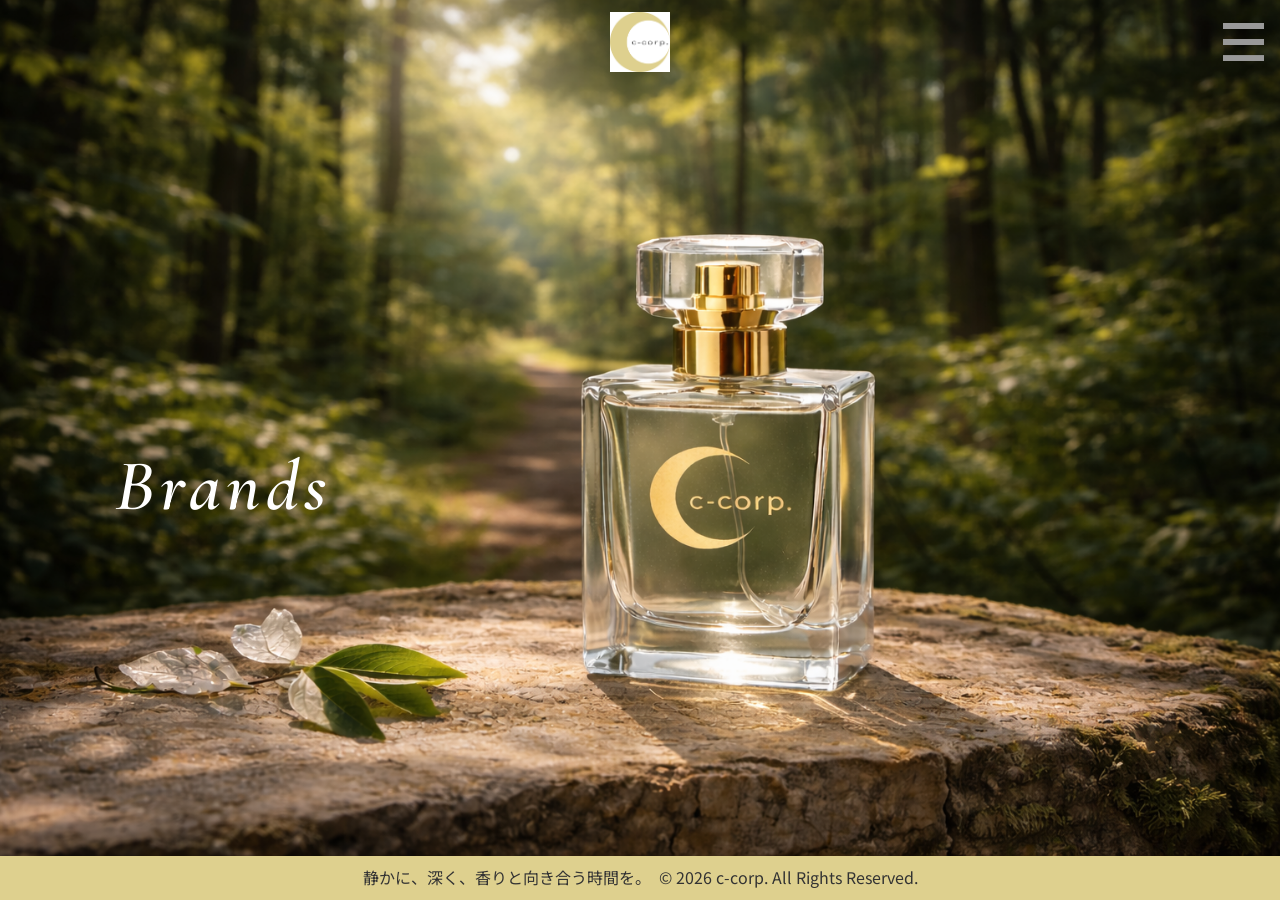
<file: index.html>
<!doctype html>
<html lang="ja">

<head>
    <meta charset="UTF-8" />
    <meta name="viewport" content="width=device-width, initial-scale=1.0" />
    <meta name="description" content="c-corp トップページ" />
    <title>c-corp</title>
    <link rel="preconnect" href="https://fonts.googleapis.com" />
    <link rel="preconnect" href="https://fonts.gstatic.com" crossorigin />
    <link
        href="https://fonts.googleapis.com/css2?family=Cormorant:ital,wght@0,600;1,600&family=Noto+Sans+JP:wght@400;500&display=swap"
        rel="stylesheet" />
    <link rel="stylesheet" href="style.css" />
    <style>
        :root {
            --footer-h: 44px;
        }

        * {
            box-sizing: border-box;
        }

        html,
        body {
            margin: 0;
            max-width: 100%;
            overflow-x: hidden;
        }

        .page {
            width: 100%;
            max-width: 1440px;
            margin: 0 auto;
            display: grid;
            grid-template-columns: 280px 1fr;
            min-height: 100vh;
        }

        .content {
            padding-bottom: 0;
        }

        .hero {
            position: relative;
            width: 100%;
            height: calc(100vh - var(--footer-h));
            min-height: 0;
            overflow: hidden;
        }

        .hero-slide {
            position: absolute;
            inset: 0;
            opacity: 0;
            transition: opacity 1.1s ease;
        }

        .hero-slide.is-active {
            opacity: 1;
        }

        .hero-slide img {
            width: 100%;
            height: 100%;
            object-fit: cover;
            display: block;
        }

        .hero-slide-link {
            position: absolute;
            inset: 0;
            z-index: 3;
            display: block;
            cursor: pointer;
        }

        .hero-overlay {
            position: absolute;
            left: 11%;
            bottom: 40%;
            z-index: 2;
            display: flex;
            flex-direction: column;
            align-items: flex-start;
            gap: 16px;
        }


        .hero-title {
            margin: 0;
            font-family: "Cormorant", serif;
            font-style: italic;
            font-weight: 600;
            font-size: 82px;
            letter-spacing: 0.08em;
            color: #ffffff;
            text-shadow: 0 2px 12px rgba(0, 0, 0, 0.5);
        }


        .footer-pc,
        .footer-sp {
            width: 100%;
            margin-top: 0;
            height: var(--footer-h);
            position: fixed;
            left: 0;
            right: 0;
            bottom: 0;
            z-index: 50;
            display: flex;
            align-items: center;
            justify-content: center;
            background: var(--corp);
        }

        .footer-sp {
            display: none;
        }

        @media (min-width: 1281px) {
            .page {
                display: block;
            }

            .content {
                width: min(1160px, calc(100vw - 280px));
                margin-left: max(280px, calc((100vw - 1440px) / 2 + 280px));
            }
        }

        @media (max-width: 1280px) {
            .page {
                display: block;
                width: 100%;
            }

            .content {
                width: 100%;
                margin-left: 0;
            }

            .sp-drawer {
                z-index: 4;
            }

            .sp-header {
                z-index: 3;
            }

            .hero-title {
                font-size: 72px;
            }

            .hero-overlay {
                left: 9%;
                bottom: 36%;
            }
        }

        @media (max-width: 900px) {
            :root {
                --footer-h: 64px;
            }

            .sp-header {
                top: 10px;
            }

            .hero-title {
                font-size: 58px;
            }

            .hero-overlay {
                left: 8%;
                bottom: 34%;
                gap: 12px;
            }

            .footer-pc,
            .footer-sp {
                margin-top: 0;
                height: var(--footer-h);
                min-height: 0;
                padding: 0 12px;
            }

            .footer-pc {
                display: none;
            }

            .footer-sp {
                display: flex;
            }
        }
    </style>
</head>

<body>
    <div class="page">
        <aside class="sidebar"></aside>

        <main class="content">
            <div class="sp-header"></div>
            <div class="sp-drawer" id="sp-drawer"></div>

            <section class="hero" aria-label="メインビジュアル">
                <div class="hero-slide is-active">
                    <a class="hero-slide-link" href="brands.html" aria-label="ブランドページへ"></a>
                    <img src="image/Brand_Top_1.png" alt="メインビジュアル1">
                    <div class="hero-overlay">
                        <p class="hero-title">Brands</p>
                    </div>
                </div>
                <div class="hero-slide">
                    <a class="hero-slide-link" href="workshop.html" aria-label="ワークショップページへ"></a>
                    <img src="image/Brand_Top_2.png" alt="メインビジュアル2">
                    <div class="hero-overlay">
                        <p class="hero-title">Workshop</p>
                    </div>
                </div>
                <div class="hero-slide">
                    <a class="hero-slide-link" href="magazine.html" aria-label="マガジンページへ"></a>
                    <img src="image/Brand_Top_3.png" alt="メインビジュアル3">
                    <div class="hero-overlay">
                        <p class="hero-title">Magazine</p>
                    </div>
                </div>
            </section>
        </main>
    </div>

    <footer class="footer-pc">
        <p>静かに、深く、香りと向き合う時間を。　© 2026 c-corp. All Rights Reserved.</p>
    </footer>
    <footer class="footer-sp">
        <p>静かに、深く、香りと向き合う時間を。<br>© 2026 c-corp. All Rights Reserved.</p>
    </footer>

    <script src="common-layout.js"></script>
    <script>
        (function () {
            var menuButton = document.querySelector(".sp-menu-btn");
            var drawer = document.querySelector(".sp-drawer");

            if (menuButton && drawer) {
                function isDrawerEnabled() {
                    return window.matchMedia("(max-width: 1280px)").matches;
                }

                function closeDrawer() {
                    drawer.classList.remove("is-open");
                    menuButton.setAttribute("aria-expanded", "false");
                }

                menuButton.addEventListener("click", function () {
                    if (!isDrawerEnabled()) return;
                    var willOpen = !drawer.classList.contains("is-open");
                    drawer.classList.toggle("is-open", willOpen);
                    menuButton.setAttribute("aria-expanded", willOpen ? "true" : "false");
                });

                document.addEventListener("click", function (event) {
                    if (!isDrawerEnabled()) return;
                    if (!drawer.classList.contains("is-open")) return;
                    if (drawer.contains(event.target) || menuButton.contains(event.target)) return;
                    closeDrawer();
                });

                window.addEventListener("resize", function () {
                    if (!isDrawerEnabled()) closeDrawer();
                });
            }
        })();

        (function () {
            var slides = document.querySelectorAll(".hero-slide");
            if (!slides.length) return;

            var index = 0;
            var intervalMs = 4500;

            function show(nextIndex) {
                slides[index].classList.remove("is-active");
                index = nextIndex;
                slides[index].classList.add("is-active");
            }

            setInterval(function () {
                var next = (index + 1) % slides.length;
                show(next);
            }, intervalMs);
        })();
    </script>
</body>

</html>
</file>
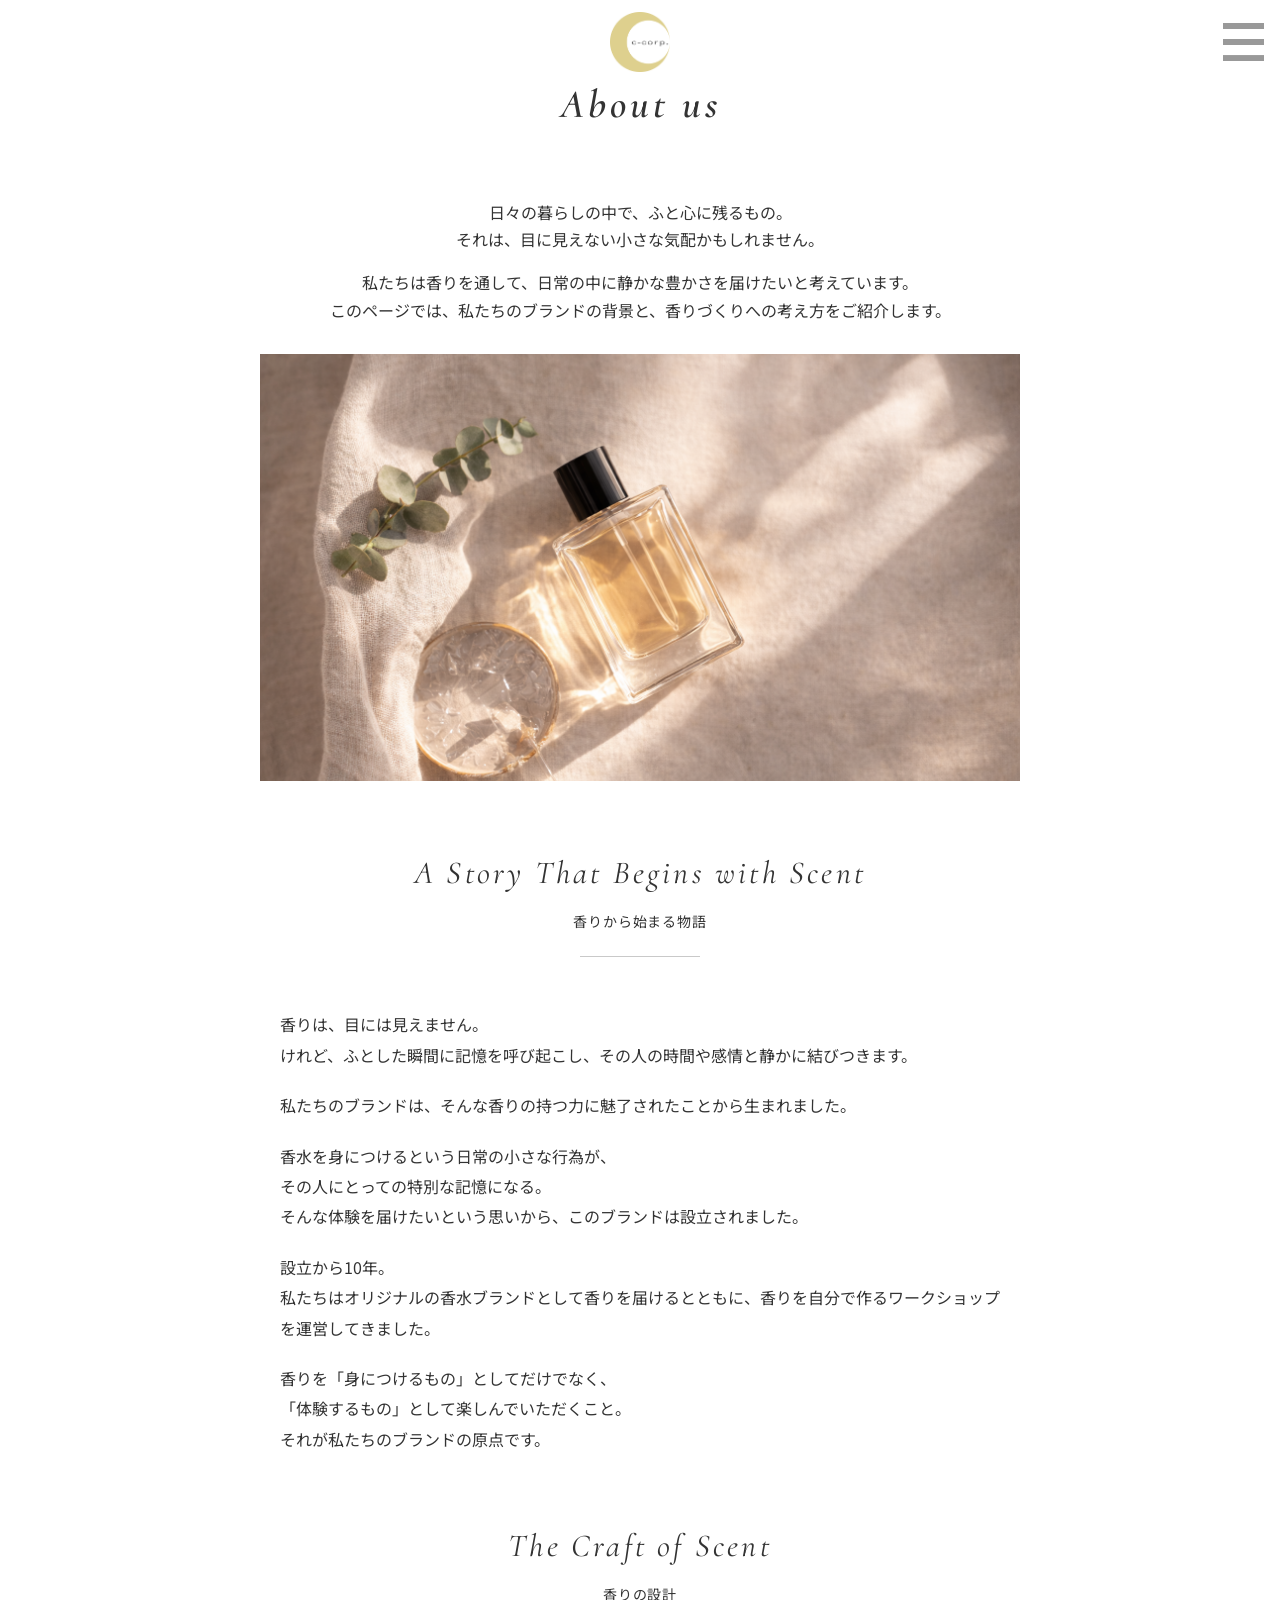
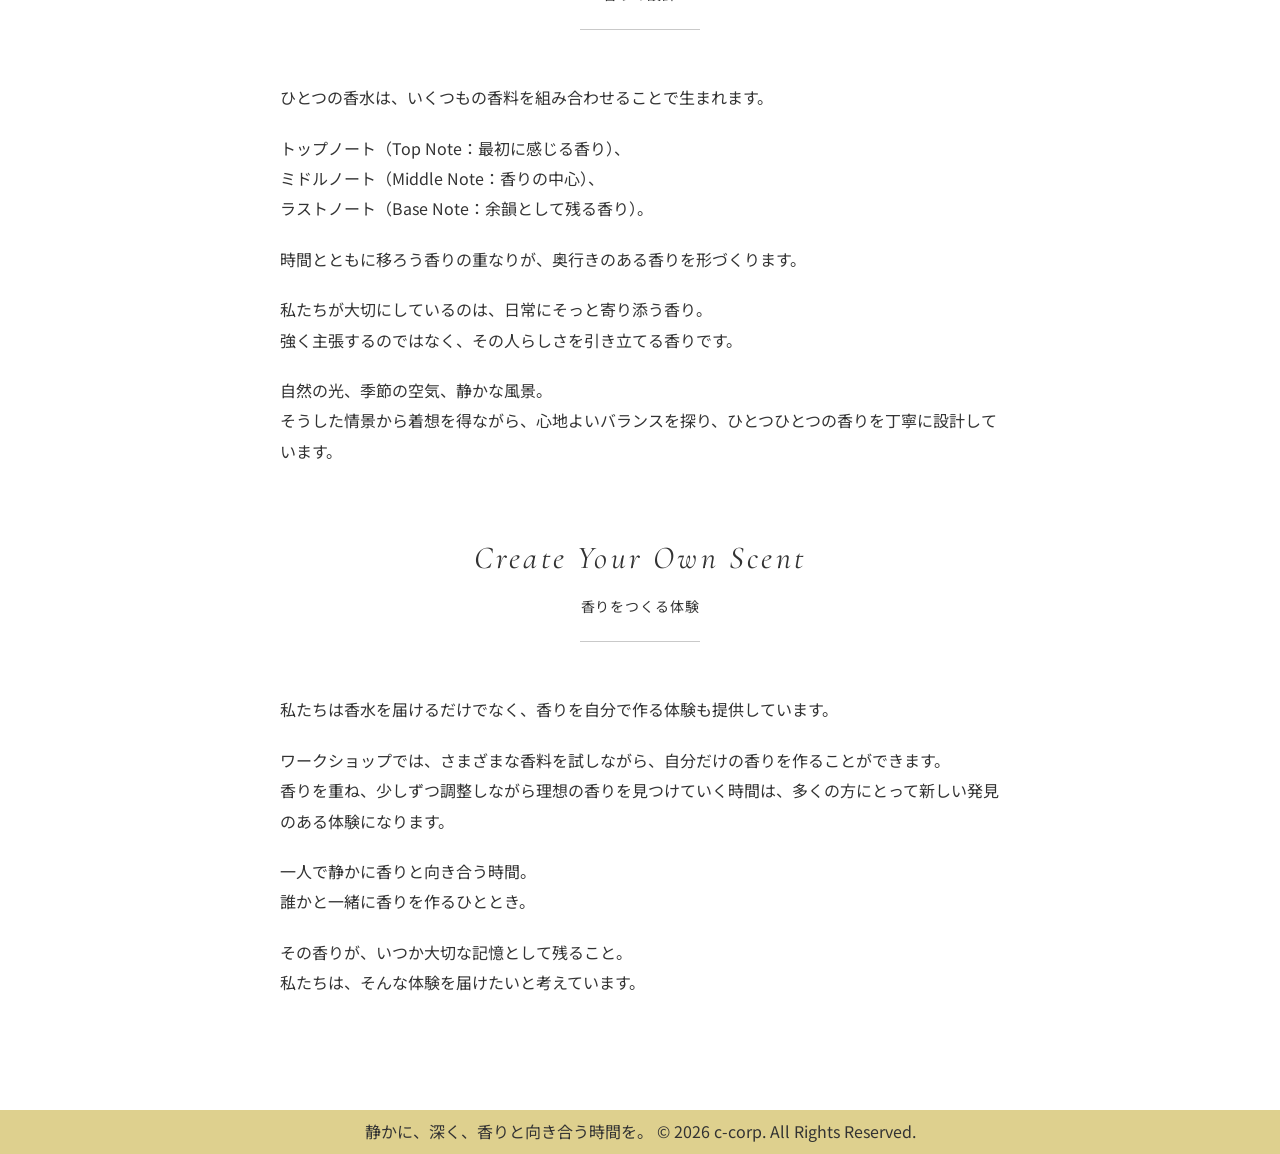
<file: about.html>
<!doctype html>
<html lang="ja">

<head>
    <meta charset="UTF-8" />
    <meta name="viewport" content="width=device-width, initial-scale=1.0" />
    <meta name="description" content="Workshop Top" />
    <title>Workshop Top - PC</title>
    <link rel="preconnect" href="https://fonts.googleapis.com" />
    <link rel="preconnect" href="https://fonts.gstatic.com" crossorigin />
    <link
        href="https://fonts.googleapis.com/css2?family=Cormorant:ital,wght@0,600;1,600&family=Noto+Sans+JP:wght@400;500&display=swap"
        rel="stylesheet" />
    <link rel="stylesheet" href="style.css" />
    <style>
        * {
            box-sizing: border-box;
        }

        body {
            margin: 0;
        }

        html,
        body {
            max-width: 100%;
            overflow-x: hidden;
        }

        .page {
            width: 100%;
            max-width: 1440px;
            margin: 0 auto;
            display: grid;
            grid-template-columns: 280px 1fr;
            min-height: 100vh;
        }

        .logo img {
            width: 100%;
            height: 100%;
            object-fit: contain;
        }

        .content {
            padding-bottom: 48px;
        }

        .lead-area {
            max-width: 760px;
            margin: 30px auto 62px;
            text-align: center;
        }

        .lead-area .intro-image {
            width: 100%;
            max-width: 760px;
            aspect-ratio: 16 / 9;
            object-fit: cover;
            margin: 30px auto 0;
        }

        .brands-wrap>section>h2::after {
            display: none;
        }

        .brands-wrap>section>h2 {
            font-family: "Cormorant", serif;
            font-style: italic;
            font-weight: 400;
            font-size: 2em;
            line-height: 1.4;
        }

        .brands-wrap>section>h2+p {
            margin: -20px 0 52px;
            text-align: center;
            font-size: 0.875em;
            line-height: 1.6;
            letter-spacing: 0.06em;
        }

        .brands-wrap>section>h2+p::after {
            content: "";
            display: block;
            width: 120px;
            margin: 24px auto 34px;
            border-top: 1px solid #c9c9c9;
        }

        .brands-wrap .feature>div {
            max-width: 760px;
            margin: 0 auto;
            padding: 0 20px;
        }

        .brands-wrap .feature p {
            margin: 0 0 1.25em;
            line-height: 1.9;
            text-align: left;
        }

        img {
            max-width: 100%;
            height: auto;
            display: block;
        }

        @media (min-width: 1281px) {
            .page {
                display: block;
            }

            .content {
                width: min(1160px, calc(100vw - 280px));
                margin-left: max(280px, calc((100vw - 1440px) / 2 + 280px));
            }
        }

        @media (max-width: 1280px) {
            .page {
                display: block;
                width: 100%;
            }

            .content {
                width: 100%;
                margin-left: 0;
            }

        }

        @media (max-width: 900px) {
            .page {
                display: block;
                width: 100%;
            }

            .content {
                width: 100%;
            }

            .brands-wrap {
                padding-top: 84px;
            }

            h2 {
                margin: 58px 0 26px;
            }


            body {
                line-height: 1.65;
            }

            .sp-header {
                top: 10px;
            }

        }
    </style>
</head>

<body>
    <div class="page">
        <aside class="sidebar"></aside>
        <main class="content">
            <div class="sp-header"></div>
            <div class="sp-drawer" id="sp-drawer"></div>

            <div class="brands-wrap">
                <section>
                    <h1>About us</h1>
                </section>
                <section class="lead-area">
                    <p>日々の暮らしの中で、ふと心に残るもの。<br>
                        それは、目に見えない小さな気配かもしれません。</p>

                    <p>私たちは香りを通して、日常の中に静かな豊かさを届けたいと考えています。<br>
                        このページでは、私たちのブランドの背景と、香りづくりへの考え方をご紹介します。</p>
                    <img class="intro-image" src="image/About.png" alt="香水のイメージ画像" />
                </section>
                <section>
                    <h2>A Story That Begins with Scent</h2>
                    <p>香りから始まる物語</p>
                    <section>
                        <article class="feature">
                            <div>
                                <p>香りは、目には見えません。<br>
                                    けれど、ふとした瞬間に記憶を呼び起こし、その人の時間や感情と静かに結びつきます。</p>

                                <p>私たちのブランドは、そんな香りの持つ力に魅了されたことから生まれました。</p>

                                <p>香水を身につけるという日常の小さな行為が、<br>
                                    その人にとっての特別な記憶になる。<br>
                                    そんな体験を届けたいという思いから、このブランドは設立されました。</p>

                                <p>設立から10年。<br>
                                    私たちはオリジナルの香水ブランドとして香りを届けるとともに、香りを自分で作るワークショップを運営してきました。</p>

                                <p>香りを「身につけるもの」としてだけでなく、<br>
                                    「体験するもの」として楽しんでいただくこと。<br>
                                    それが私たちのブランドの原点です。</p>
                            </div>
                        </article>
                    </section>
                </section>
                <section>
                    <h2>The Craft of Scent</h2>
                    <p>香りの設計</p>
                    <section>
                        <article class="feature">
                            <div>
                                <p>ひとつの香水は、いくつもの香料を組み合わせることで生まれます。</p>

                                <p>トップノート（Top Note：最初に感じる香り）、<br>
                                    ミドルノート（Middle Note：香りの中心）、<br>
                                    ラストノート（Base Note：余韻として残る香り）。</p>

                                <p>時間とともに移ろう香りの重なりが、奥行きのある香りを形づくります。</p>

                                <p>私たちが大切にしているのは、日常にそっと寄り添う香り。<br>
                                    強く主張するのではなく、その人らしさを引き立てる香りです。</p>

                                <p>自然の光、季節の空気、静かな風景。<br>
                                    そうした情景から着想を得ながら、心地よいバランスを探り、ひとつひとつの香りを丁寧に設計しています。</p>
                            </div>
                        </article>
                    </section>
                </section>
                <section>
                    <h2>Create Your Own Scent</h2>
                    <p>香りをつくる体験</p>
                    <section>
                        <article class="feature">
                            <div>
                                <p>私たちは香水を届けるだけでなく、香りを自分で作る体験も提供しています。</p>

                                <p>ワークショップでは、さまざまな香料を試しながら、自分だけの香りを作ることができます。<br>
                                    香りを重ね、少しずつ調整しながら理想の香りを見つけていく時間は、多くの方にとって新しい発見のある体験になります。</p>

                                <p>一人で静かに香りと向き合う時間。<br>
                                    誰かと一緒に香りを作るひととき。</p>

                                <p>その香りが、いつか大切な記憶として残ること。<br>
                                    私たちは、そんな体験を届けたいと考えています。</p>
                            </div>
                        </article>
                    </section>
                </section>
            </div>
        </main>
    </div>
    <footer class="footer-pc">
        <p>静かに、深く、香りと向き合う時間を。 © 2026 c-corp. All Rights Reserved.</p>
    </footer>
    <footer class="footer-sp">
        <p>静かに、深く、香りと向き合う時間を。<br>© 2026 c-corp. All Rights Reserved.</p>
    </footer>
    <script src="common-layout.js"></script>
    <script>
        (function () {
            var menuButton = document.querySelector(".sp-menu-btn");
            var drawer = document.querySelector(".sp-drawer");
            if (!menuButton || !drawer) return;
            function isSp() {
                return window.matchMedia("(max-width: 1280px)").matches;
            }
            function closeDrawer() {
                drawer.classList.remove("is-open");
                menuButton.setAttribute("aria-expanded", "false");
            }
            menuButton.addEventListener("click", function () {
                if (!isSp()) return;
                var willOpen = !drawer.classList.contains("is-open");
                drawer.classList.toggle("is-open", willOpen);
                menuButton.setAttribute("aria-expanded", willOpen ? "true" : "false");
            });
            document.addEventListener("click", function (event) {
                if (!isSp()) return;
                if (!drawer.classList.contains("is-open")) return;
                if (drawer.contains(event.target) || menuButton.contains(event.target)) return;
                closeDrawer();
            });
            window.addEventListener("resize", function () {
                if (!isSp()) {
                    closeDrawer();
                }
            });
        })();
    </script>
</body>

</html>
</file>
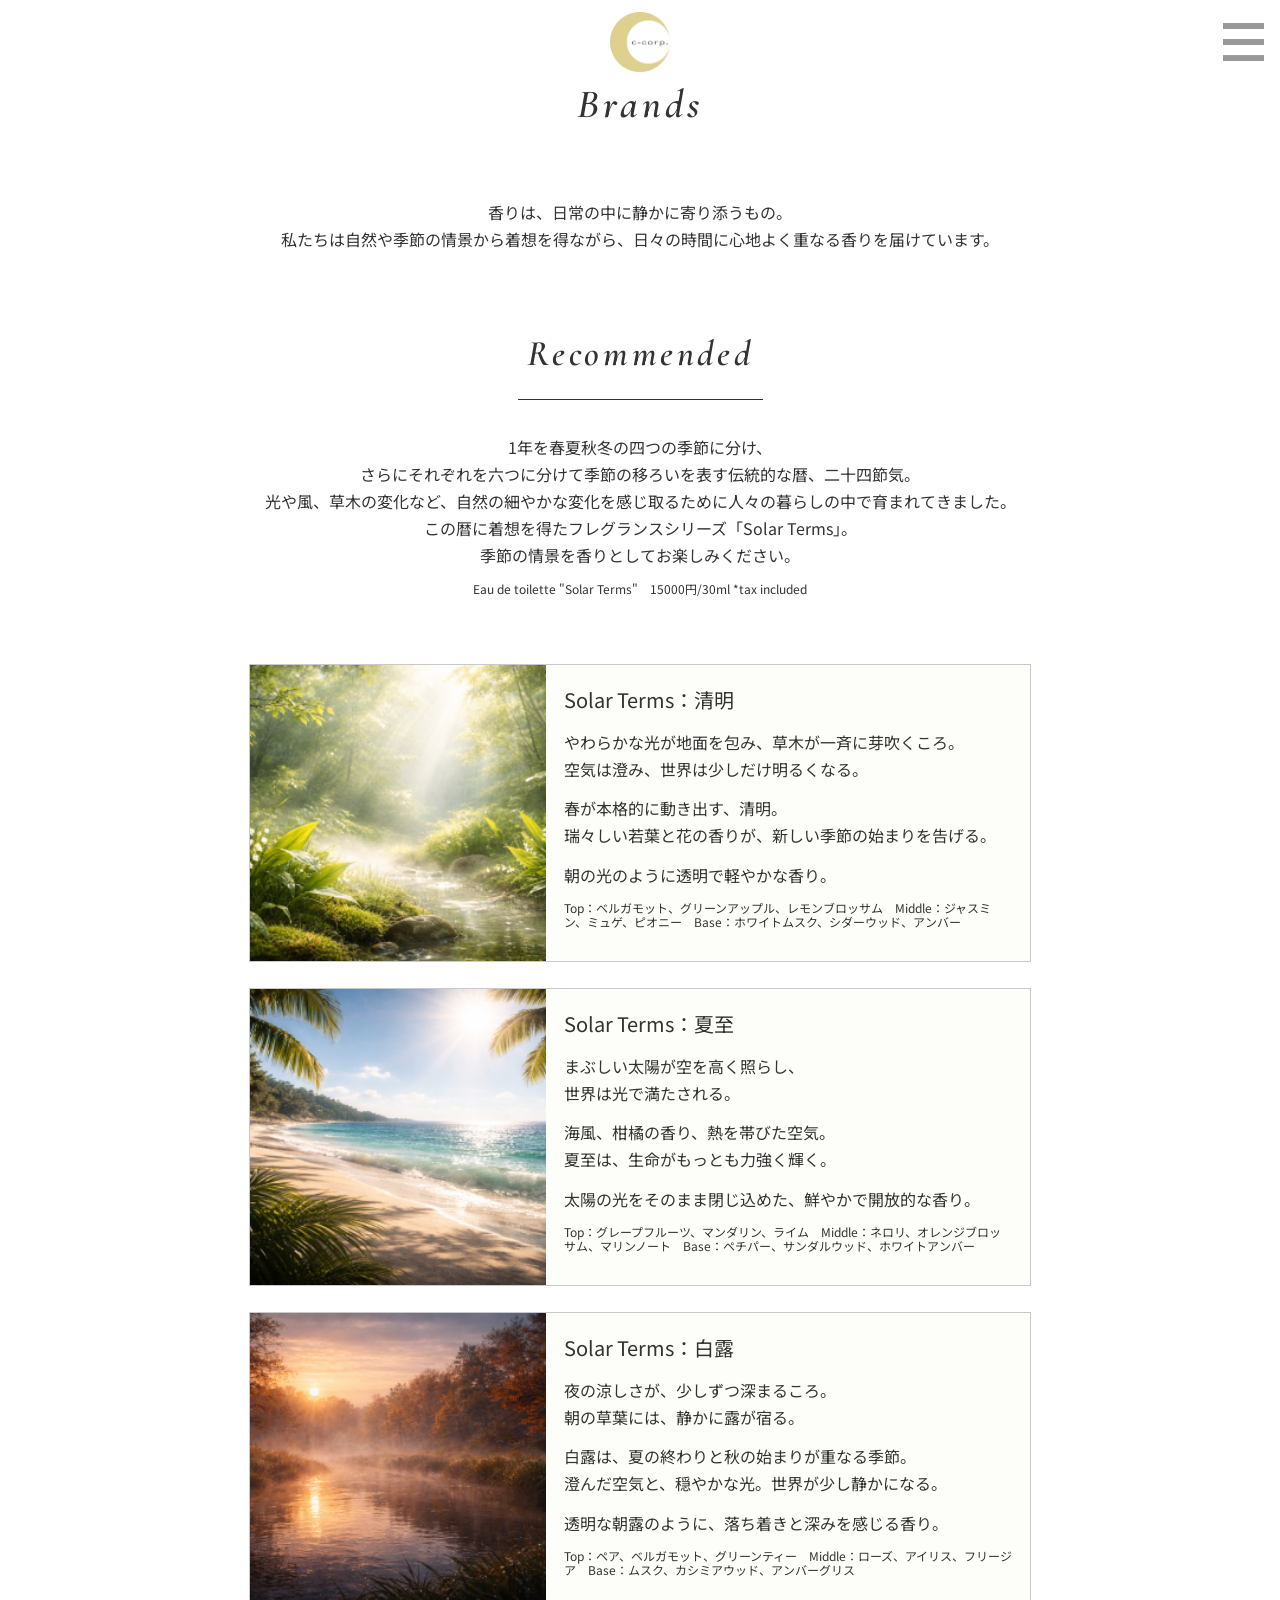
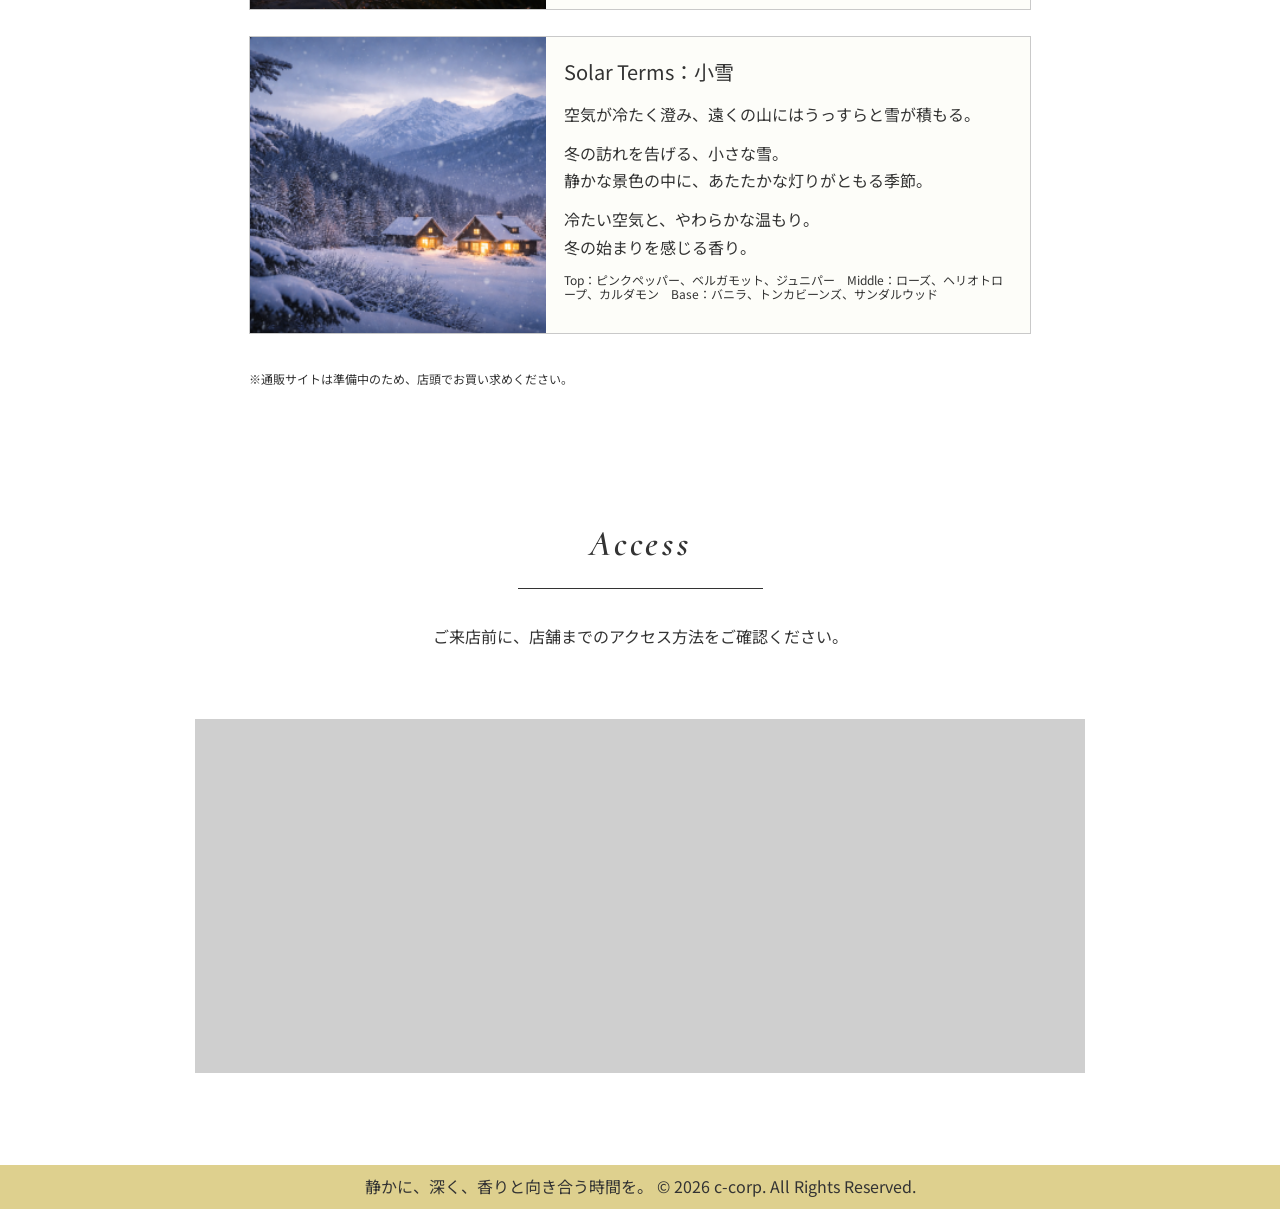
<file: brands.html>
<!doctype html>
<html lang="ja">

<head>
    <meta charset="UTF-8" />
    <meta name="viewport" content="width=device-width, initial-scale=1.0" />
    <meta name="description" content="Workshop Top" />
    <title>Workshop Top - PC</title>
    <link rel="preconnect" href="https://fonts.googleapis.com" />
    <link rel="preconnect" href="https://fonts.gstatic.com" crossorigin />
    <link
        href="https://fonts.googleapis.com/css2?family=Cormorant:ital,wght@0,600;1,600&family=Noto+Sans+JP:wght@400;500&display=swap"
        rel="stylesheet" />
    <link rel="stylesheet" href="style.css" />
    <style>
        * {
            box-sizing: border-box;
        }

        body {
            margin: 0;
        }

        html,
        body {
            max-width: 100%;
            overflow-x: hidden;
        }

        .page {
            width: 100%;
            max-width: 1440px;
            margin: 0 auto;
            display: grid;
            grid-template-columns: 280px 1fr;
            min-height: 100vh;
        }

        .logo img {
            width: 100%;
            height: 100%;
            object-fit: contain;
        }

        .content {
            padding-bottom: 48px;
        }

        .lead-area-pc,
        .lead-area-sp {
            max-width: 760px;
            margin: 30px auto 62px;
            text-align: center;
        }

        .lead-area-sp {
            display: none;
        }

        .h2-lead-area {
            max-width: 760px;
            margin: 34px auto 68px;
            text-align: center;
        }

        .img-placeholder {
            width: 250px;
            height: 250px;
            background: var(--placeholder);
            display: grid;
            place-items: center;
            letter-spacing: 0.06em;
            color: var(--text);
        }

        .brands-wrap .item-list {
            width: 100%;
            max-width: 782px;
            margin: 0 auto;
            display: grid;
            gap: 26px;
        }

        .brands-wrap .item-list>div {
            display: block;
            width: 782px;
            min-height: 296px;
            height: auto;
            padding: 0 18px 0 0;
            border: 1px solid var(--line);
            background: #fdfdf9;
        }

        .brands-wrap .item-list>div::after {
            content: "";
            display: block;
            clear: both;
        }

        .brands-wrap .item-list>div img {
            width: 296px;
            height: 296px;
            min-width: 296px;
            max-width: 296px;
            min-height: 296px;
            max-height: 296px;
            object-fit: cover;
            display: block;
            float: left;
            margin: 0 18px 0 0;
        }

        .brands-wrap .item-list>div p {
            margin: 0 0 12px;
        }

        .brands-wrap .item-list>div p:first-of-type {
            margin-top: 18px;
        }

        .brands-wrap .item-list>div p:last-of-type {
            margin-bottom: 10px;
        }

        .access {
            max-width: 920px;
            margin: 115px auto 0;
            text-align: center;
        }

        .access .img-placeholder {
            width: 100%;
            max-width: 890px;
            height: 354px;
            min-height: 0;
            margin-top: 16px;
            margin-left: auto;
            margin-right: auto;
        }

        .access .img-placeholder iframe {
            width: 100%;
            height: 100%;
            border: 0;
            display: block;
        }

        img {
            max-width: 100%;
            height: auto;
            display: block;
        }

        @media (min-width: 1281px) {
            .page {
                display: block;
            }

            .content {
                width: min(1160px, calc(100vw - 280px));
                margin-left: max(280px, calc((100vw - 1440px) / 2 + 280px));
            }
        }

        @media (max-width: 1280px) {
            .page {
                display: block;
                width: 100%;
            }

            .content {
                width: 100%;
                margin-left: 0;
            }

        }

        @media (max-width: 900px) {
            .page {
                display: block;
                width: 100%;
            }

            .content {
                width: 100%;
            }

            .brands-wrap {
                padding-top: 84px;
            }

            .lead-area-pc {
                display: none;
            }

            .lead-area-sp {
                display: block;
            }

            h2 {
                margin: 58px 0 26px;
            }

            .lead-area-sp {
                margin-bottom: 70px;
            }

            .lead-area-pc,
            .lead-area-sp,
            .h2-lead-area,
            .access .h2-lead-area {
                padding-left: 20px;
                padding-right: 20px;
            }

            .brands-wrap .item-list {
                width: 100%;
                max-width: 362px;
                gap: 40px;
            }

            .brands-wrap .item-list>div {
                width: 100%;
                max-width: 362px;
                margin: 0 auto;
                min-height: 0;
                height: auto;
                padding: 0 0 16px;
                overflow: hidden;
                text-align: left;
            }

            .brands-wrap .item-list>div img {
                width: 361px;
                min-width: 361px;
                max-width: 361px;
                height: 241px;
                min-height: 241px;
                max-height: 241px;
                margin: 0;
                float: none;
            }

            .brands-wrap .item-list>div p {
                margin: 0 0 12px;
                padding: 0 12px;
                box-sizing: border-box;
            }

            .brands-wrap .item-list>div p:last-of-type {
                margin-bottom: 0;
            }

            .brands-wrap .item-list>div p.copy:last-of-type {
                text-align: center;
            }

            .access {
                max-width: 920px;
                margin-top: 72px;
                text-align: center;
            }

            .access>h2 {
                margin: 65px 0 34px;
            }

            .access .img-placeholder {
                width: 100%;
                max-width: 890px;
                height: 230px;
                min-height: 0;
                margin-top: 47px;
                margin-left: auto;
                margin-right: auto;
                margin-bottom: 47px;
            }

            body {
                line-height: 1.65;
            }

            .sp-header {
                top: 10px;
            }

            .lead-area-pc,
            .lead-area-sp,
            .h2-lead-area {
                margin: 12px auto 26px;
            }

            .lead-area-sp {
                margin-bottom: 70px;
            }

            .access .img-placeholder {
                height: 190px;
            }
        }
    </style>
</head>

<body>
    <div class="page">
        <aside class="sidebar"></aside>
        <main class="content">
            <div class="sp-header"></div>
            <div class="sp-drawer" id="sp-drawer"></div>

            <div class="brands-wrap">
                <section>
                    <h1>Brands</h1>
                </section>
                <section class="lead-area-pc">
                    <p>香りは、日常の中に静かに寄り添うもの。<br>
                        私たちは自然や季節の情景から着想を得ながら、日々の時間に心地よく重なる香りを届けています。</p>
                </section>
                <section class="lead-area-sp">
                    <p>
                    <p>香りは、日常の中に静かに寄り添うもの。<br>
                        私たちは自然や季節の情景から着想を得ながら、日々の時間に心地よく重なる香りを届けています。</p>
                </section>
                <section>
                    <h2>Recommended</h2>
                    <div class="h2-lead-area">1年を春夏秋冬の四つの季節に分け、<br>
                        さらにそれぞれを六つに分けて季節の移ろいを表す伝統的な暦、二十四節気。<br>
                        光や風、草木の変化など、自然の細やかな変化を感じ取るために人々の暮らしの中で育まれてきました。<br>
                        この暦に着想を得たフレグランスシリーズ「Solar Terms」。<br>
                        季節の情景を香りとしてお楽しみください。<br>
                        <p class="notice">Eau de toilette "Solar Terms"　15000円/30ml *tax included</p>
                    </div>
                    <section>
                        <article class="item-list">
                            <div>
                                <img src="image/Spring.png" alt="Solar Terms：清明">
                                <p class="copy">Solar Terms：清明</p>
                                <p>やわらかな光が地面を包み、草木が一斉に芽吹くころ。<br>
                                    空気は澄み、世界は少しだけ明るくなる。</p>
                                <p>春が本格的に動き出す、清明。<br>
                                    瑞々しい若葉と花の香りが、新しい季節の始まりを告げる。</p>
                                <p>朝の光のように透明で軽やかな香り。</p>
                                <p class="notice">
                                    Top：ベルガモット、グリーンアップル、レモンブロッサム　Middle：ジャスミン、ミュゲ、ピオニー　Base：ホワイトムスク、シダーウッド、アンバー</p>
                            </div>
                            <div>
                                <img src="image/Summer.png" alt="Solar Terms：夏至">
                                <p class="copy">Solar Terms：夏至</p>
                                <p>まぶしい太陽が空を高く照らし、<br>
                                    世界は光で満たされる。</p>
                                <p>海風、柑橘の香り、熱を帯びた空気。<br>
                                    夏至は、生命がもっとも力強く輝く。</p>
                                <p>太陽の光をそのまま閉じ込めた、鮮やかで開放的な香り。</p>
                                <p class="notice">
                                    Top：グレープフルーツ、マンダリン、ライム　Middle：ネロリ、オレンジブロッサム、マリンノート　Base：ペチパー、サンダルウッド、ホワイトアンバー</p>
                            </div>
                            <div>
                                <img src="image/Autumn.png" alt="Solar Terms：白露">
                                <p class="copy">Solar Terms：白露</p>
                                <p>夜の涼しさが、少しずつ深まるころ。<br>
                                    朝の草葉には、静かに露が宿る。</p>
                                <p>白露は、夏の終わりと秋の始まりが重なる季節。<br>
                                    澄んだ空気と、穏やかな光。世界が少し静かになる。</p>
                                <p>透明な朝露のように、落ち着きと深みを感じる香り。</p>
                                <p class="notice">Top：ペア、ベルガモット、グリーンティー　Middle：ローズ、アイリス、フリージア　Base：ムスク、カシミアウッド、アンバーグリス
                                </p>
                            </div>
                            <div>
                                <img src="image/Winter.png" alt="Solar Terms：小雪">
                                <p class="copy">Solar Terms：小雪</p>
                                <p>空気が冷たく澄み、遠くの山にはうっすらと雪が積もる。</p>
                                <p>冬の訪れを告げる、小さな雪。<br>
                                    静かな景色の中に、あたたかな灯りがともる季節。</p>
                                <p>冷たい空気と、やわらかな温もり。<br>
                                    冬の始まりを感じる香り。</p>
                                <p class="notice">
                                    Top：ピンクペッパー、ベルガモット、ジュニパー　Middle：ローズ、ヘリオトロープ、カルダモン　Base：バニラ、トンカビーンズ、サンダルウッド</p>
                            </div>
                            <p class="notice">※通販サイトは準備中のため、店頭でお買い求めください。</p>
                        </article>
                    </section>
                </section>
                <section class="access">
                    <h2>Access</h2>
                    <section class="h2-lead-area">ご来店前に、店舗までのアクセス方法をご確認ください。</section>
                    <div class="img-placeholder">
                        <iframe
                            src="https://www.google.com/maps?q=%E3%80%92110-0015%20%E6%9D%B1%E4%BA%AC%E9%83%BD%E5%8F%B0%E6%9D%B1%E5%8C%BA%E6%9D%B1%E4%B8%8A%E9%87%8E%EF%BC%93%E4%B8%81%E7%9B%AE%EF%BC%91%EF%BC%95%E2%88%92%EF%BC%95%20%E6%9B%BD%E6%88%91%E3%83%93%E3%83%AB&output=embed"
                            loading="lazy" referrerpolicy="no-referrer-when-downgrade" title="Google Map"></iframe>
                    </div>
                </section>
            </div>
        </main>
    </div>
    <footer class="footer-pc">
        <p>静かに、深く、香りと向き合う時間を。 © 2026 c-corp. All Rights Reserved.</p>
    </footer>
    <footer class="footer-sp">
        <p>静かに、深く、香りと向き合う時間を。<br>© 2026 c-corp. All Rights Reserved.</p>
    </footer>
    <script src="common-layout.js"></script>
    <script>
        (function () {
            var menuButton = document.querySelector(".sp-menu-btn");
            var drawer = document.querySelector(".sp-drawer");
            if (!menuButton || !drawer) return;
            function isSp() {
                return window.matchMedia("(max-width: 1280px)").matches;
            }
            function closeDrawer() {
                drawer.classList.remove("is-open");
                menuButton.setAttribute("aria-expanded", "false");
            }
            menuButton.addEventListener("click", function () {
                if (!isSp()) return;
                var willOpen = !drawer.classList.contains("is-open");
                drawer.classList.toggle("is-open", willOpen);
                menuButton.setAttribute("aria-expanded", willOpen ? "true" : "false");
            });
            document.addEventListener("click", function (event) {
                if (!isSp()) return;
                if (!drawer.classList.contains("is-open")) return;
                if (drawer.contains(event.target) || menuButton.contains(event.target)) return;
                closeDrawer();
            });
            window.addEventListener("resize", function () {
                if (!isSp()) {
                    closeDrawer();
                }
            });
        })();
    </script>
</body>

</html>
</file>
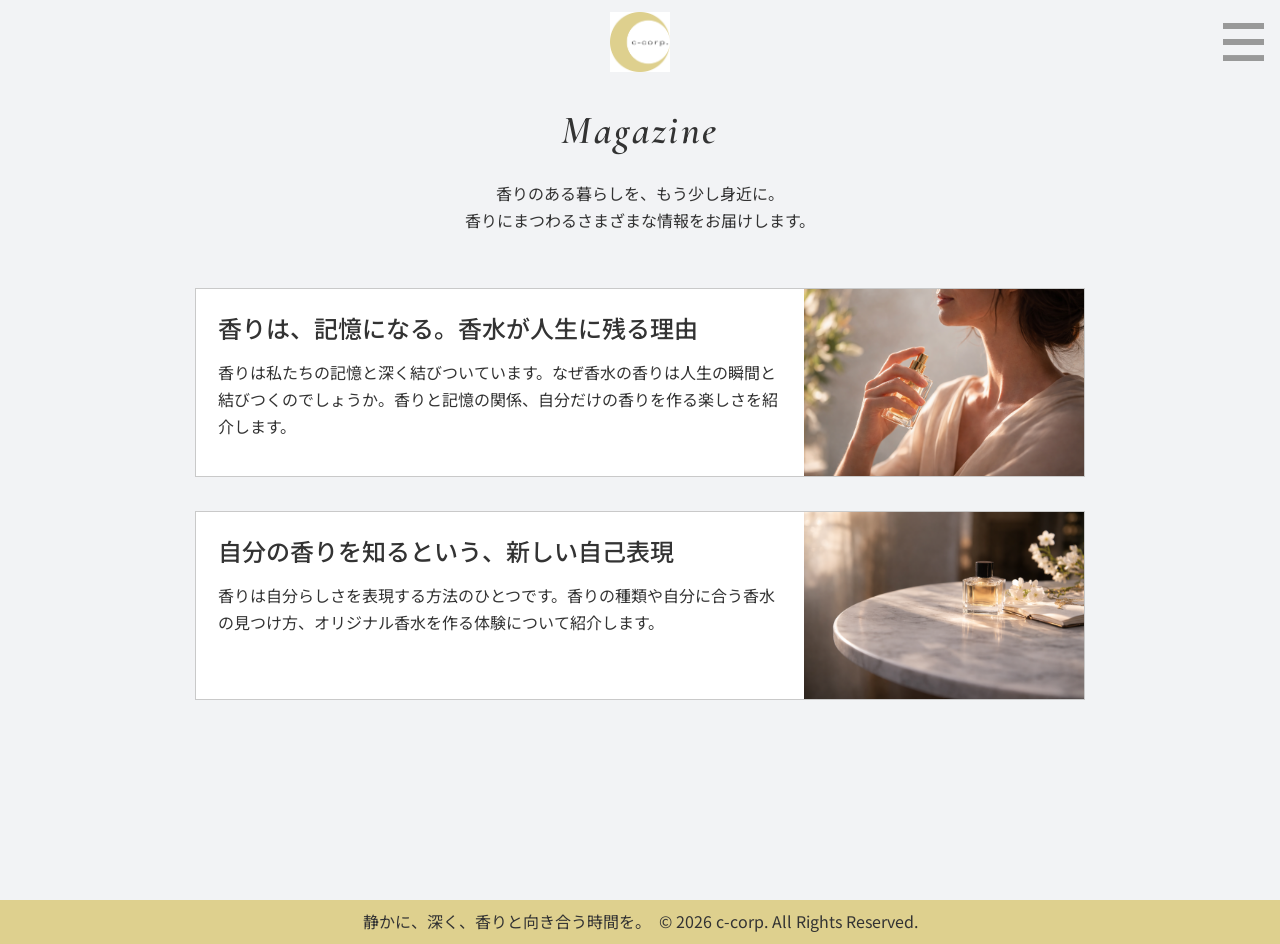
<file: magazine.html>
<!doctype html>
<html lang="ja">

<head>
  <meta charset="UTF-8" />
  <meta name="viewport" content="width=device-width, initial-scale=1.0" />
  <meta name="description" content="c-corp マガジン" />
  <title>Magazine - c-corp</title>
  <link rel="preconnect" href="https://fonts.googleapis.com" />
  <link rel="preconnect" href="https://fonts.gstatic.com" crossorigin />
  <link
    href="https://fonts.googleapis.com/css2?family=Cormorant:ital,wght@0,600;1,600&family=Noto+Sans+JP:wght@400;500&display=swap"
    rel="stylesheet" />
  <link rel="stylesheet" href="style.css" />
  <link rel="stylesheet" href="magazine.css" />
  <style>
    .magazine-wrap {
      width: min(890px, 100%);
      margin: 0 auto;
    }

    h2 {
      font-family: "Noto Sans JP", sans-serif;
      font-style: normal;
      font-weight: 400;
      letter-spacing: 0;
      text-align: left;
      margin: 0;
      color: var(--text);
    }

    h2::after {
      content: none;
      display: none;
    }

    .magazine-heading {
      text-align: center;
      margin-bottom: 54px;
    }

    .magazine-heading h1 {
      margin: 0;
      font-family: "Cormorant", serif;
      font-style: italic;
      font-weight: 600;
      font-size: 40px;
      letter-spacing: 0.06em;
    }

    .magazine-heading p {
      margin: 16px 0 0;
    }

    .article-list {
      display: grid;
      gap: 34px;
    }

    .article-card {
      display: grid;
      grid-template-columns: 1fr 280px;
      gap: 0;
      align-items: stretch;
      background: #ffffff;
      border: 1px solid var(--line);
      padding: 0;
    }

    .article-card>div {
      padding: 22px 24px 22px 22px;
    }

    .article-card-link {
      color: inherit;
      text-decoration: none;
      display: block;
    }

    .article-card-link .article-card {
      transition: box-shadow 0.2s ease, transform 0.2s ease;
    }

    .article-card-link:hover .article-card {
      box-shadow: 0 10px 24px rgba(0, 0, 0, 0.08);
      transform: translateY(-1px);
    }

    .article-card h2 {
      margin: 0;
      font-size: 24px;
      line-height: 1.4;
      font-weight: 500;
    }

    .article-card p {
      margin: 14px 0 0;
    }

    .article-card img {
      width: 100%;
      height: 100%;
      min-height: 180px;
      object-fit: cover;
      display: block;
    }

    @media (max-width: 900px) {
      .magazine-heading {
        margin-bottom: 38px;
      }

      .magazine-heading h1 {
        font-size: 36px;
      }

      .article-list {
        gap: 24px;
      }

      .article-card {
        grid-template-columns: 1fr;
        gap: 16px;
        padding: 16px;
      }

      .article-card>div {
        padding: 0;
      }

      .article-card img {
        width: 100%;
        height: auto;
        aspect-ratio: 16 / 10;
      }

      .article-card h2 {
        font-size: 22px;
      }

    }
  </style>
</head>

<body>
  <div class="page">
    <aside class="sidebar"></aside>

    <main class="content">
      <div class="sp-header"></div>
            <div class="sp-drawer" id="sp-drawer"></div>

            <div class="magazine-wrap">
        <section class="magazine-heading">
          <h1>Magazine</h1>
          <p>香りのある暮らしを、もう少し身近に。<br>
            香りにまつわるさまざまな情報をお届けします。</p>
        </section>

        <section class="article-list" aria-label="記事一覧">
          <a class="article-card-link" href="magazine/001.html">
            <article class="article-card">
              <div>
                <h2>香りは、記憶になる。香水が人生に残る理由</h2>
                <p>香りは私たちの記憶と深く結びついています。なぜ香水の香りは人生の瞬間と結びつくのでしょうか。香りと記憶の関係、自分だけの香りを作る楽しさを紹介します。</p>
              </div>
              <img src="image/Magazine_001.png" alt="香水をつける女性">
            </article>
          </a>

          <a class="article-card-link" href="magazine/002.html">
            <article class="article-card">
              <div>
                <h2>自分の香りを知るという、新しい自己表現</h2>
                <p>香りは自分らしさを表現する方法のひとつです。香りの種類や自分に合う香水の見つけ方、オリジナル香水を作る体験について紹介します。</p>
              </div>
              <img src="image/Magazine_002.png" alt="香水瓶と花">
            </article>
          </a>
        </section>
      </div>
    </main>
  </div>

  <footer class="footer-pc">
    <p>静かに、深く、香りと向き合う時間を。　© 2026 c-corp. All Rights Reserved.</p>
  </footer>
  <footer class="footer-sp">
    <p>静かに、深く、香りと向き合う時間を。<br>© 2026 c-corp. All Rights Reserved.</p>
  </footer>

  <script src="common-layout.js"></script>
  <script src="magazine.js"></script>
</body>

</html>
</file>
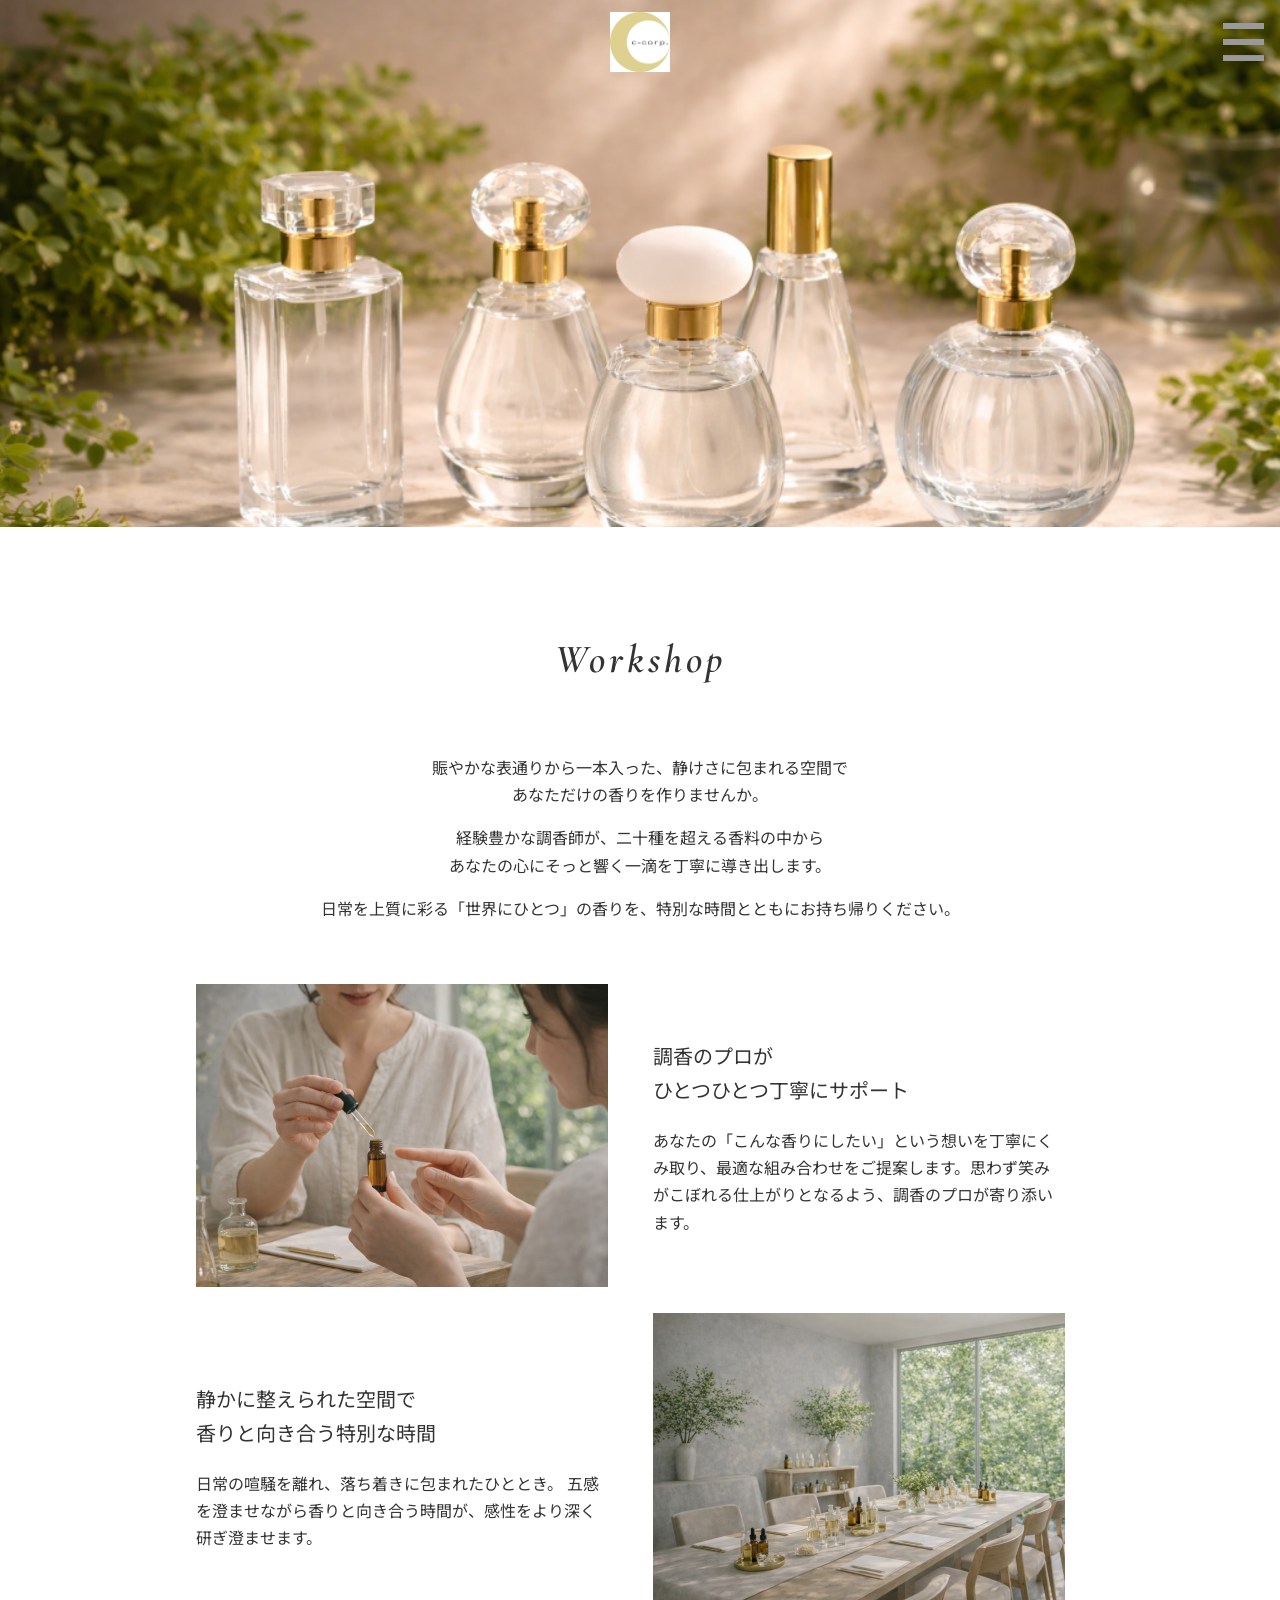
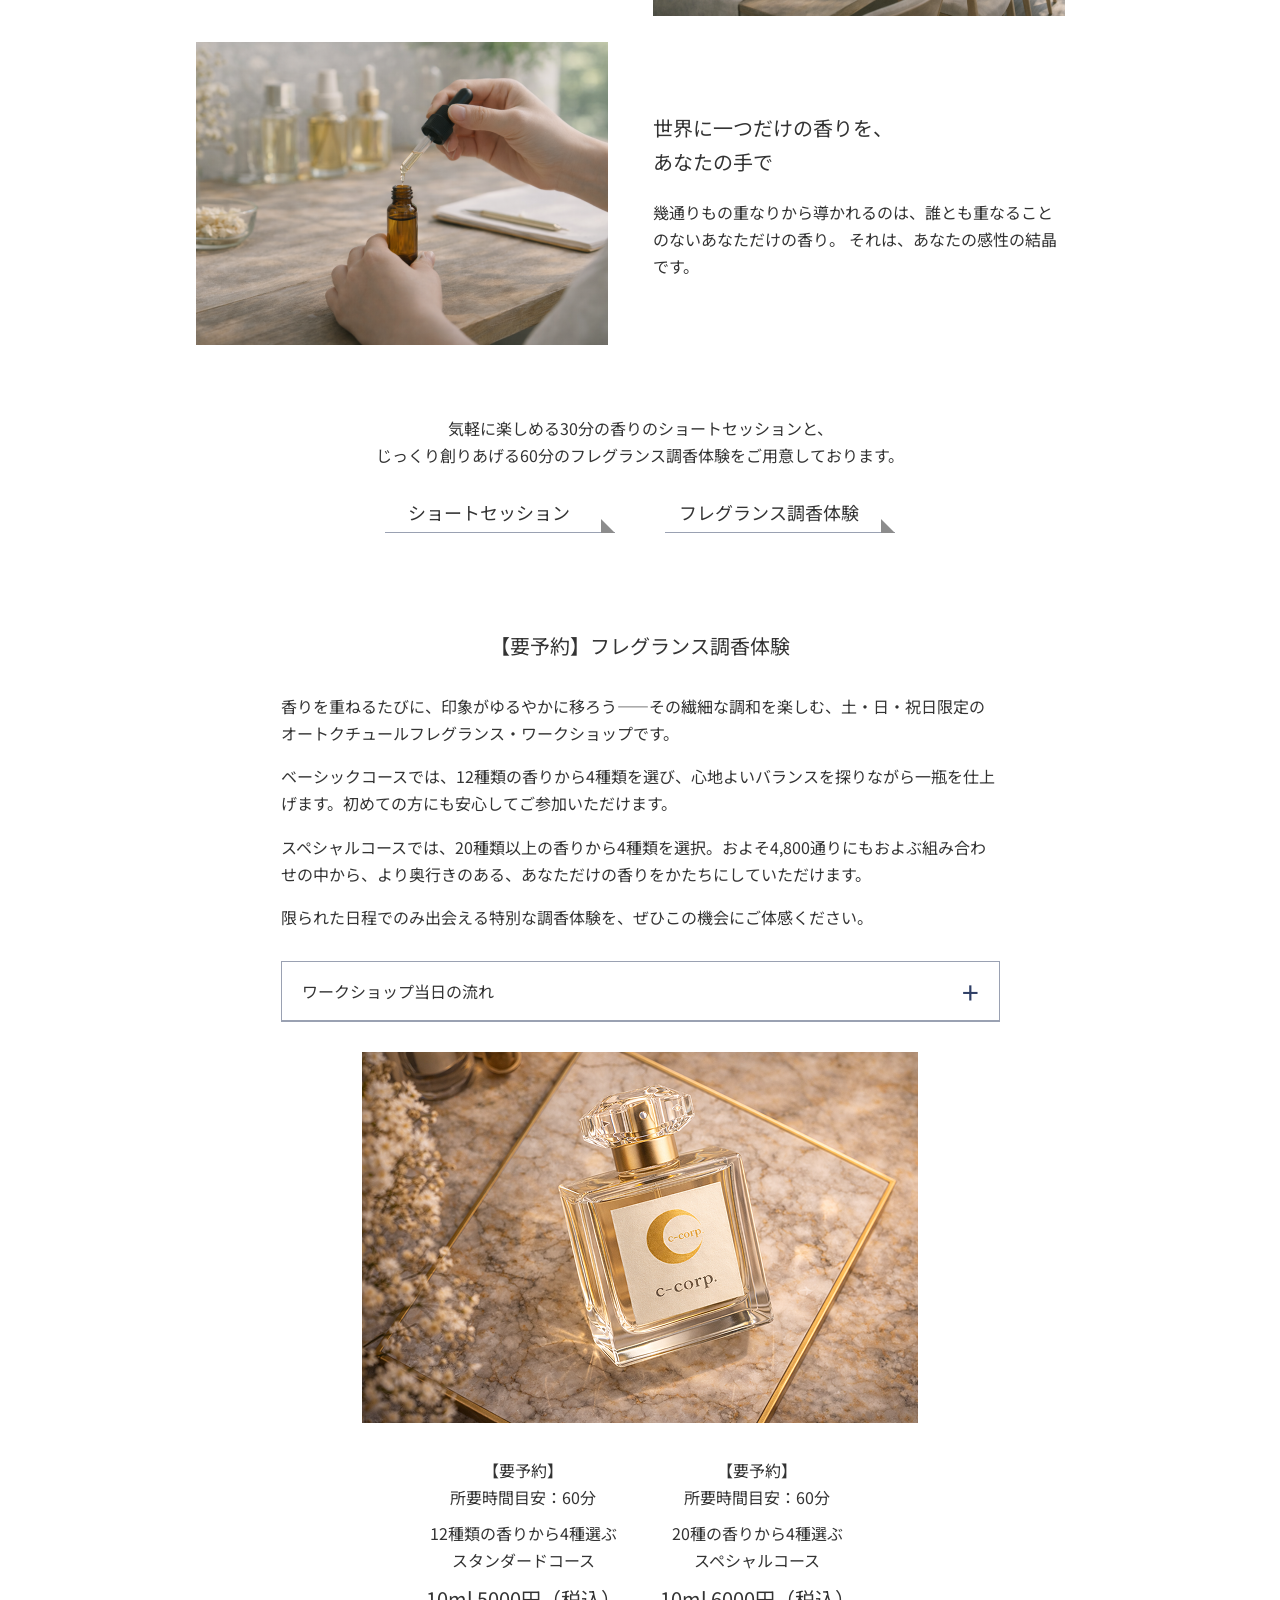
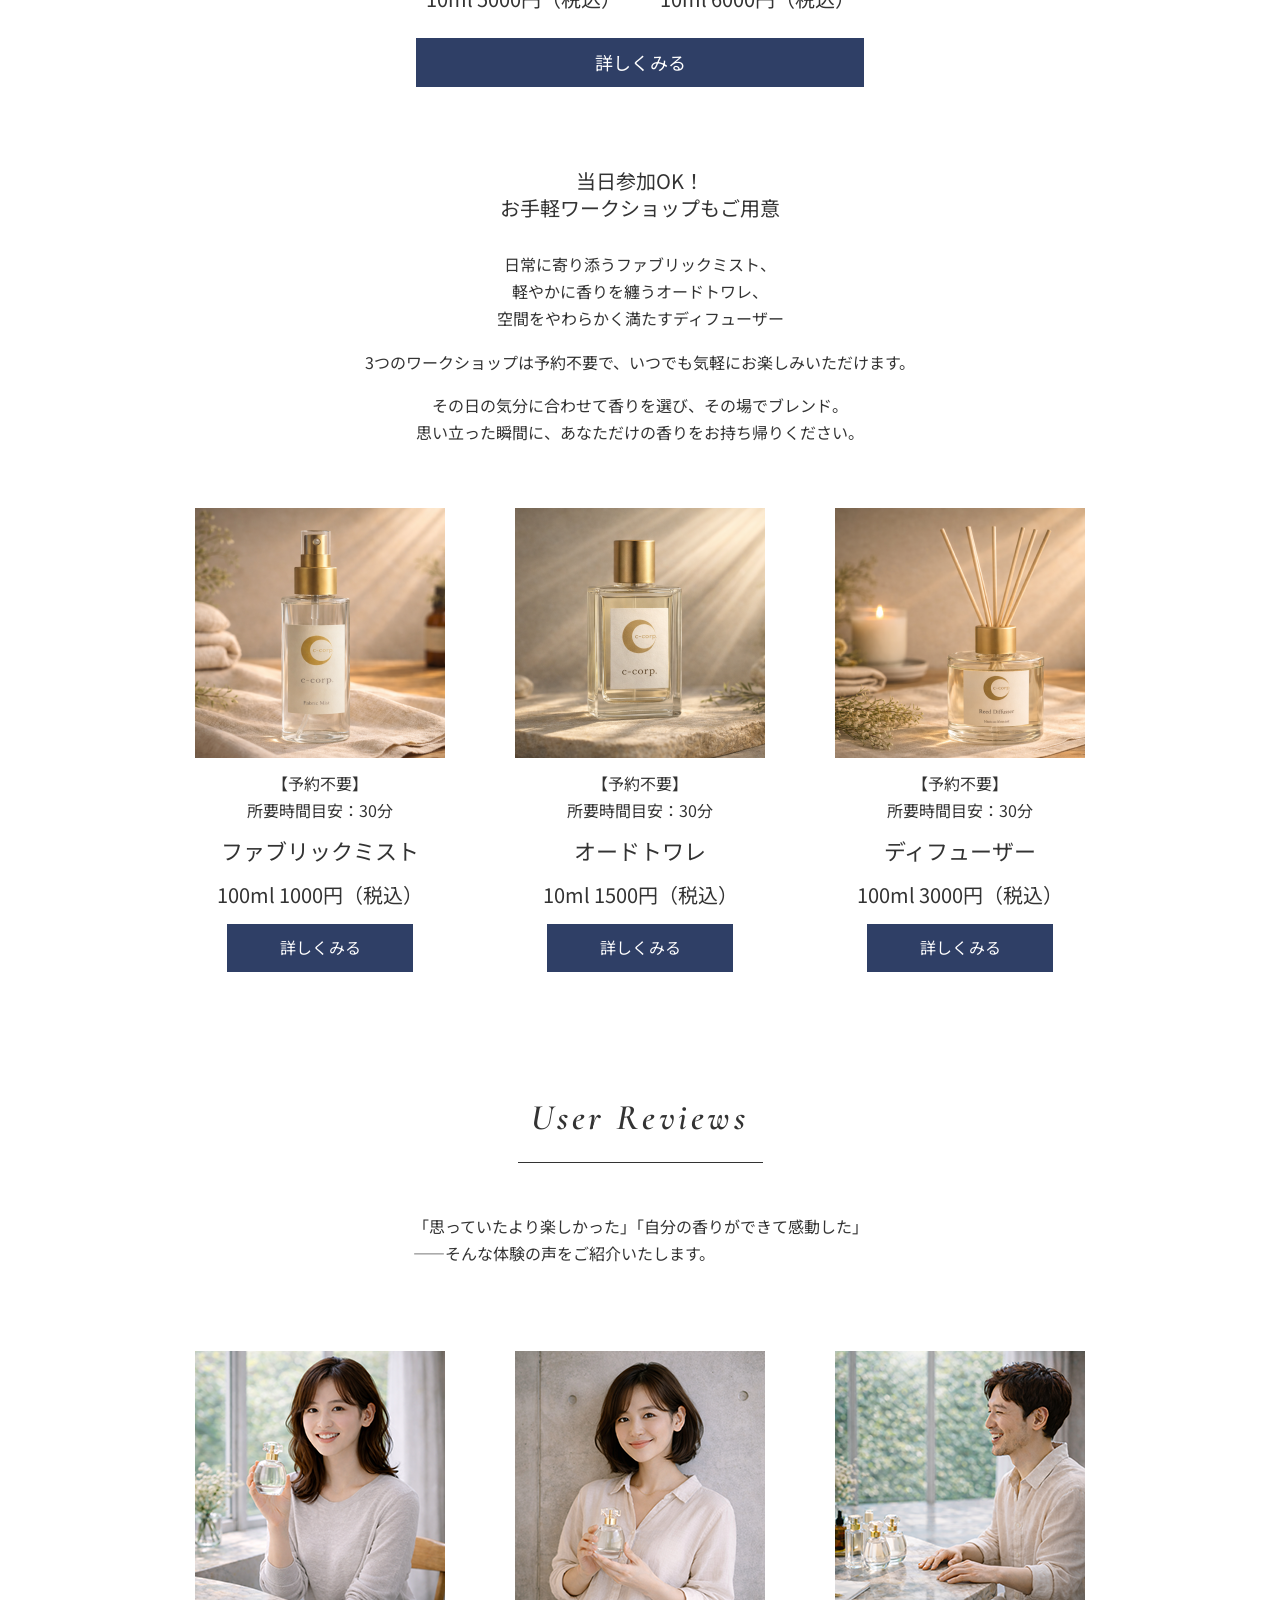
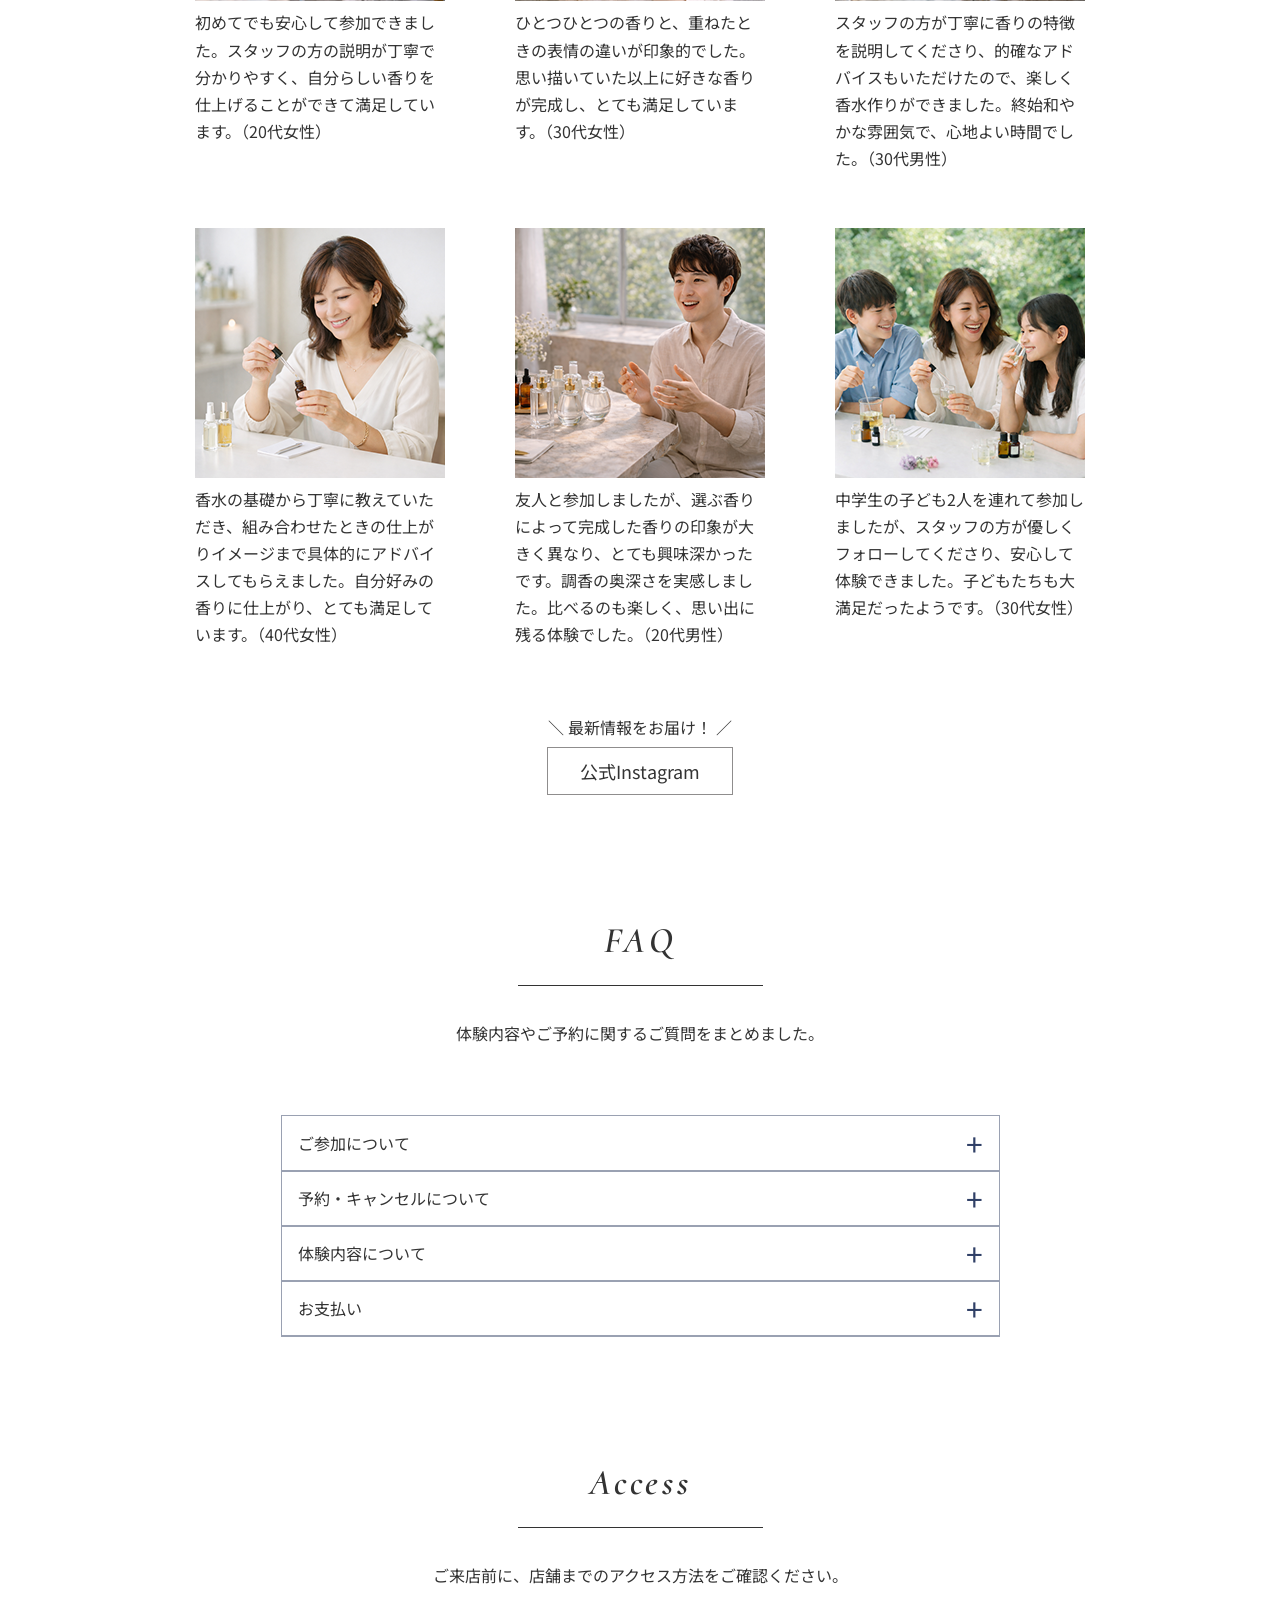
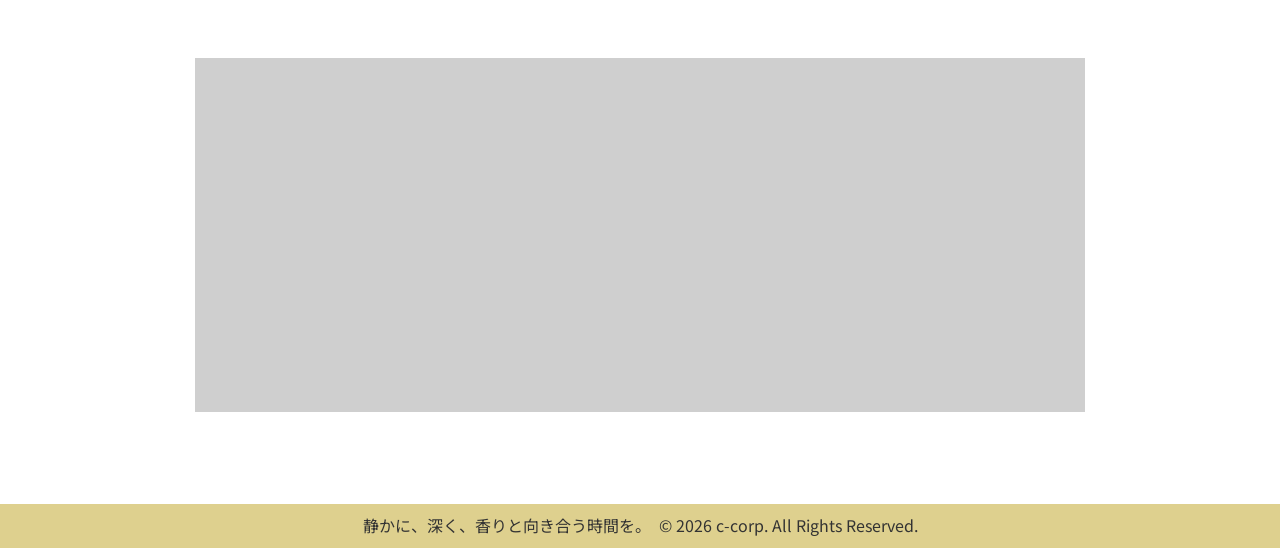
<file: workshop.html>
<!doctype html>
<html lang="ja">

<head>
  <meta charset="UTF-8" />
  <meta name="viewport" content="width=device-width, initial-scale=1.0" />
  <meta name="description" content="Workshop Top" />
  <title>Workshop Top - PC</title>
  <link rel="preconnect" href="https://fonts.googleapis.com" />
  <link rel="preconnect" href="https://fonts.gstatic.com" crossorigin />
  <link
    href="https://fonts.googleapis.com/css2?family=Cormorant:ital,wght@0,600;1,600&family=Noto+Sans+JP:wght@400;500&display=swap"
    rel="stylesheet" />
  <link rel="stylesheet" href="style.css" />
  <style>
    * {
      box-sizing: border-box;
    }

    body {
      margin: 0;
    }

    html,
    body {
      max-width: 100%;
      overflow-x: hidden;
    }

    .page {
      width: 100%;
      max-width: 1440px;
      margin: 0 auto;
      display: grid;
      grid-template-columns: 280px 1fr;
      min-height: 100vh;
    }

    .content {
      padding-bottom: 48px;
    }

    .hero-wrap {
      position: relative;
    }

    .hero {
      width: 100%;
      max-width: none;
      height: 527px;
      margin: 0;
      background: var(--placeholder);
      display: grid;
      place-items: center;
      font-size: 18px;
      letter-spacing: 0.06em;
      overflow: hidden;
    }

    .hero img {
      width: 100%;
      height: 100%;
      object-fit: cover;
      display: block;
    }

    .container {
      max-width: 980px;
      margin: 0 auto;
      padding: 28px 24px 0;
    }

    .feature h3 {
      line-height: 1.35;
    }

    .lead-area,
    .lead-area-pc,
    .lead-area-sp {
      max-width: 760px;
      margin: 30px auto 62px;
      text-align: center;
    }

    .lead-area-sp {
      display: none;
    }

    .lead-slider {
      width: 888px;
      margin: 0 auto 26px;
    }

    .lead-track {
      display: block;
    }

    .lead-nav {
      display: none;
    }

    .lead-nav-group {
      display: none;
    }

    .h2-lead-area {
      max-width: 760px;
      margin: 34px auto 68px;
      text-align: center;
    }

    .h2-lead-area-pc {
      display: block;
    }

    .h2-lead-area-sp {
      display: none;
    }

    .lead-section {
      width: 100%;
      max-width: 888px;
      display: grid;
      grid-template-columns: 1fr 1fr;
      gap: 26px;
      align-items: center;
      margin: 0 auto 26px;
    }

    .img-placeholder {
      width: 250px;
      height: 250px;
      background: var(--placeholder);
      display: grid;
      place-items: center;
      letter-spacing: 0.06em;
      color: var(--text);
    }

    .lead-section-left-photo,
    .lead-section-right-photo {
      width: 412px;
      height: 303px;
      background: var(--placeholder);
      display: grid;
      place-items: center;
      letter-spacing: 0.06em;
      color: var(--text);
    }

    .lead-section-right-text,
    .lead-section-left-text {
      width: 412px;
    }

    .center-note-pc,
    .center-note-sp {
      text-align: center;
      margin: 70px 0 33px;
    }

    .center-note-sp {
      display: none;
    }

    .button-row {
      display: flex;
      justify-content: center;
      gap: 50px;
      margin-bottom: 42px;
    }

    .button-row .btn-text-arrow {
      position: relative;
      width: 230px;
      height: auto;
      min-width: 0;
      padding: 0 30px 8px 8px;
      border: none;
      border-bottom: 1px solid #9aa1b2;
      background: transparent;
      color: var(--text);
      line-height: 1.2;
      display: inline-flex;
      align-items: center;
      justify-content: center;
      text-decoration: none;
    }

    .button-row .btn-text-arrow::after {
      content: "";
      position: absolute;
      right: 0;
      bottom: -1px;
      width: 0;
      height: 0;
      border-left: 14px solid #8c8c8c;
      border-top: 14px solid transparent;
    }

    .btn {
      width: 186px;
      height: 48px;
      min-width: 186px;
      border: 1px solid #aeb4c2;
      background: var(--base-white);
      color: var(--text);
      font-size: 18px;
      display: inline-flex;
      align-items: center;
      justify-content: center;
      text-decoration: none;
    }

    .btn-primary {
      border: none;
      background: var(--accent);
      color: #fff;
      margin-top: 21px;
    }

    .feature {
      max-width: 760px;
      margin: 0 auto 52px;
      text-align: center;
    }

    .special {
      width: 100%;
      max-width: 719px;
      margin: 96px auto 0;
    }

    .short {
      margin-top: 63px;
    }

    .feature .img-placeholder {
      min-height: 300px;
      margin-bottom: 12px;
    }

    .img-placeholder-special {
      width: 556px;
      height: 371px;
      min-height: 0;
      margin: 0 auto 30px;
    }

    .img-placeholder-special img {
      width: 100%;
      height: 100%;
      object-fit: cover;
    }

    .short-slider {
      display: block;
      width: 890px;
      max-width: 890px;
      margin-left: auto;
      margin-right: auto;
    }

    .short-track {
      display: grid;
      grid-template-columns: repeat(3, 250px);
      gap: 70px;
      width: 100%;
      margin: 18px auto 58px;
    }

    .short-nav-group,
    .short-nav {
      display: none;
    }

    .card-2row {
      display: block;
      width: 100%;
      max-width: 448px;
      height: 49px;
      margin: 18px auto 24px;
    }

    .card-2row .btn {
      width: 100%;
      max-width: 448px;
      height: 49px;
      min-width: 0;
      margin-top: 0;
      font-size: 18px;
    }

    .course-track {
      display: grid;
      grid-template-columns: repeat(2, 1fr);
      gap: 20px;
      width: 100%;
      max-width: 448px;
      margin: 18px auto 12px;
    }

    .course-track p {
      margin: 4px 0;
    }

    .card {
      display: flex;
      flex-direction: column;
      align-items: center;
      text-align: center;
    }

    .card p {
      margin: 4px 0;
    }

    .card .img-placeholder {
      min-height: 160px;
      margin-bottom: 8px;
    }

    .card .btn {
      margin-top: 8px;
      font-size: 16px;
    }

    .reviews {
      display: grid;
      grid-template-columns: repeat(3, 1fr);
      column-gap: 20px;
      row-gap: 0;
      width: 100%;
      max-width: 890px;
      margin-top: 115px;
      margin-left: auto;
      margin-right: auto;
    }

    .reviews>h2 {
      grid-column: 1 / -1;
    }

    .reviews>h2 {
      margin: 0 0 34px;
    }

    .reviews>.h2-lead-area-pc,
    .reviews>.h2-lead-area-sp {
      grid-column: 1 / -1;
      margin: 0 auto 68px;
    }

    .reviews>p,
    .reviews>a.btn {
      grid-column: 1 / -1;
      justify-self: center;
    }

    .review-slider {
      grid-column: 1 / -1;
      width: 890px;
      max-width: 890px;
      margin-left: auto;
      margin-right: auto;
    }

    .review-track {
      display: grid;
      grid-template-columns: repeat(3, 250px);
      justify-content: center;
      column-gap: 70px;
      row-gap: 55px;
      width: 100%;
    }

    .review-nav-group,
    .review-nav {
      display: none;
    }

    .reviews>p {
      margin: 65px 0 6px;
    }

    .reviews>a.btn {
      margin-top: 0;
    }

    .btn-instagram {
      background: transparent;
      color: var(--text);
      border: 1px solid #8f8d8d;
      margin-top: 0;
    }

    .review-card {
      width: 250px;
    }

    .review-card .img-placeholder {
      min-height: 170px;
      margin-bottom: 8px;
    }

    .review-card>p,
    .review-card>div:not(.img-placeholder) {
      width: 250px;
      max-width: 250px;
      margin: 0 auto;
    }

    .slider-dots {
      display: none;
      justify-content: center;
      align-items: center;
      gap: 10px;
      margin-top: 18px;
    }

    .slider-dot {
      width: 8px;
      height: 8px;
      border: 1px solid #999999;
      border-radius: 50%;
      background: transparent;
      padding: 0;
      cursor: pointer;
    }

    .slider-dot.is-active {
      background: #999999;
    }

    .faq {
      max-width: 920px;
      margin: 115px auto 0;
    }

    .faq>h2 {
      margin: 65px 0 34px;
    }

    .faq .faq-accordion {
      width: 719px;
      margin: 0;
      border-top: 0;
      margin-left: auto;
      margin-right: auto;
    }

    .faq .faq-accordion:first-of-type {
      border-top: 1px solid #9aa1b2;
    }

    .faq .faq-accordion+.faq-accordion {
      margin-top: -1px;
    }

    .faq .faq-accordion .head {
      padding: 12px 16px;
    }

    .faq .faq-accordion .body {
      padding: 10px 16px 14px;
    }

    .accordion {
      margin: 30px 0;
      border: 1px solid #9aa1b2;
      background: transparent;
    }

    .accordion .head {
      width: 100%;
      border: none;
      border-bottom: 1px solid #9aa1b2;
      background: transparent;
      padding: 14px 20px;
      display: flex;
      align-items: center;
      justify-content: space-between;
      cursor: pointer;
      color: var(--text);
      font: inherit;
      text-align: left;
    }

    .accordion .head .symbol {
      font-size: 30px;
      line-height: 1;
      color: var(--accent);
      margin-left: 12px;
      font-weight: 400;
    }

    .accordion .body {
      padding: 16px 20px 18px;
    }

    .accordion .title {
      margin: 16px 0 4px;
      font-weight: 500;
    }

    .accordion .title:first-child {
      margin-top: 0;
    }

    .accordion .detail {
      margin: 0;
    }

    .access {
      max-width: 920px;
      margin: 115px auto 0;
      text-align: center;
    }

    .access .img-placeholder {
      width: 100%;
      max-width: 890px;
      height: 354px;
      min-height: 0;
      margin-top: 16px;
      margin-left: auto;
      margin-right: auto;
    }

    .access .img-placeholder iframe {
      width: 100%;
      height: 100%;
      border: 0;
      display: block;
    }

    img {
      max-width: 100%;
      height: auto;
      display: block;
    }

    @media (min-width: 1281px) {
      .page {
        display: block;
      }

      .content {
        width: min(1160px, calc(100vw - 280px));
        margin-left: max(280px, calc((100vw - 1440px) / 2 + 280px));
      }
    }

    @media (max-width: 1280px) {
      .page {
        display: block;
        width: 100%;
      }

      .content {
        width: 100%;
        margin-left: 0;
      }

    }

    @media (max-width: 900px) {
      .page {
        display: block;
        width: 100%;
      }

      .content {
        width: 100%;
      }

      .hero {
        width: 100%;
        max-width: 1018px;
        height: auto;
        aspect-ratio: 1018 / 527;
      }

      .container {
        max-width: 920px;
      }

      .lead-section {
        width: 100%;
        max-width: 888px;
      }

      .lead-section-left-photo,
      .lead-section-right-photo,
      .lead-section-right-text,
      .lead-section-left-text,
      .special,
      .faq .faq-accordion,
      .access .img-placeholder,
      .reviews {
        width: 100%;
      }

      .hero {
        width: 100%;
        max-width: none;
      }

      .hero-wrap {
        margin-bottom: 70px;
      }

      .container {
        max-width: 760px;
        padding: 20px 20px 0;
      }

      .lead-area-pc {
        display: none;
      }

      .lead-area-sp {
        display: block;
        margin-bottom: 70px;
      }

      h2 {
        margin: 58px 0 26px;
      }

      .reviews>h2 {
        margin: 65px 0 34px;
      }

      .lead-area,
      .lead-area-pc,
      .lead-area-sp,
      .h2-lead-area {
        margin: 22px auto 42px;
      }

      .lead-area-sp {
        margin-bottom: 70px;
      }

      .lead-area,
      .lead-area-pc,
      .lead-area-sp,
      .h2-lead-area,
      .lead-section-left-text,
      .lead-section-right-text,
      .center-note-pc,
      .center-note-sp,
      .special>p,
      .reviews>p,
      .review-card>p,
      .review-card>div:not(.img-placeholder),
      .faq .faq-accordion .body,
      .access .h2-lead-area {
        padding-left: 20px;
        padding-right: 20px;
      }

      .reviews>.h2-lead-area-pc,
      .reviews>.h2-lead-area-sp {
        padding-left: 20px;
        padding-right: 20px;
        margin-bottom: 26px;
      }

      .review-card>p,
      .review-card>div:not(.img-placeholder) {
        padding-left: 0;
        padding-right: 0;
      }

      .lead-section {
        grid-template-columns: 1fr;
        gap: 38px;
        margin: 0;
        flex: 0 0 100%;
      }

      .lead-section:nth-of-type(2) .lead-section-left-text {
        order: 2;
      }

      .lead-section:nth-of-type(2) .lead-section-right-photo {
        order: 1;
      }

      .lead-section-left-photo,
      .lead-section-right-photo,
      .lead-section-left-text,
      .lead-section-right-text {
        width: 100%;
      }

      .lead-section-left-photo,
      .lead-section-right-photo {
        height: auto;
      }

      .lead-track .lead-section .lead-section-left-photo,
      .lead-track .lead-section .lead-section-right-photo {
        width: calc(100% - 40px);
        max-width: 332px;
        height: auto;
        margin-left: auto;
        margin-right: auto;
      }

      .lead-track .lead-section .lead-section-left-photo img,
      .lead-track .lead-section .lead-section-right-photo img {
        width: 100%;
        height: auto;
        object-fit: contain;
      }

      .lead-section .copy {
        text-align: center;
        margin: 0 0 30px;
      }

      .lead-section-left-text p,
      .lead-section-right-text p {
        margin: 0;
      }

      .lead-slider {
        position: relative;
        width: 100%;
        max-width: 888px;
        overflow: hidden;
        margin-bottom: 24px;
      }

      .lead-track {
        display: flex;
        transition: transform 0.3s ease;
        will-change: transform;
      }

      .lead-nav-group {
        position: absolute;
        top: 50%;
        left: calc(50% - 50vw + 20px);
        right: calc(50% - 50vw + 20px);
        transform: translateY(-50%);
        width: auto;
        height: 40px;
        display: flex;
        justify-content: space-between;
        align-items: center;
        pointer-events: auto;
        z-index: 5;
      }

      .lead-nav {
        position: relative;
        width: 21px;
        height: 39px;
        border: 0;
        background: transparent;
        padding: 0;
        cursor: pointer;
        pointer-events: auto;
        font-size: 0;
      }

      .lead-nav::before,
      .lead-nav::after {
        content: "";
        position: absolute;
        left: 0;
        width: 28px;
        height: 1px;
        background: #333333;
        transform-origin: left center;
      }

      .lead-nav.next::before {
        top: 1px;
        transform: rotate(44deg);
      }

      .lead-nav.next::after {
        bottom: 1px;
        transform: rotate(-44deg);
      }

      .lead-nav.prev::before,
      .lead-nav.prev::after {
        left: auto;
        right: 0;
        transform-origin: right center;
      }

      .lead-nav.prev::before {
        top: 1px;
        transform: rotate(-44deg);
      }

      .lead-nav.prev::after {
        bottom: 1px;
        transform: rotate(44deg);
      }

      .center-note-pc,
      .center-note-sp {
        margin: 75px 0 24px;
      }

      .center-note-pc {
        display: none;
      }

      .center-note-sp {
        display: block;
        margin: 75px 0 30px;
      }

      .reviews .h2-lead-area-pc {
        display: none;
      }

      .reviews .h2-lead-area-sp {
        display: block;
        text-align: center;
      }

      .button-row {
        flex-direction: column;
        align-items: center;
        gap: 30px;
        margin-bottom: 34px;
      }

      .button-row .btn-text-arrow {
        width: min(340px, 100%);
      }

      .special {
        margin-top: 75px;
      }

      .special h3 {
        margin-bottom: 30px;
      }

      .special .accordion {
        margin: 30px 0;
      }

      .short {
        margin-top: 52px;
      }

      .short .feature h3 {
        margin: 80px 0 30px;
      }

      .short .feature {
        margin-bottom: 30px;
      }

      .course-track {
        width: 100%;
        max-width: 448px;
        grid-template-columns: 1fr;
        gap: 40px;
      }

      .img-placeholder-special {
        display: grid;
        width: 250px;
        height: 250px;
        aspect-ratio: 1 / 1;
        overflow: hidden;
        margin: 30px auto;
      }

      .img-placeholder-special img {
        width: 100% !important;
        height: 100% !important;
        object-fit: cover;
      }

      .card-2row {
        display: flex;
        justify-content: center;
        width: 100%;
        max-width: 448px;
        height: auto;
        margin: 40px auto 24px;
      }

      .card-2row .btn {
        width: 362px;
        max-width: 362px;
        height: 49px;
      }

      .card .img-placeholder {
        width: 100%;
        max-width: 320px;
        margin-left: auto;
        margin-right: auto;
      }

      .review-card .img-placeholder {
        width: 250px;
        max-width: 250px;
        height: 250px;
        min-height: 0;
        margin-bottom: 17px;
        margin-left: auto;
        margin-right: auto;
      }

      .review-card .img-placeholder img {
        width: 100%;
        height: 100%;
        object-fit: cover;
      }

      .short-slider {
        position: relative;
        width: 100%;
        max-width: 320px;
        margin: 0 auto;
        overflow: hidden;
      }

      .short-slider .short-track {
        display: flex;
        gap: 0;
        width: 100%;
        max-width: none;
        margin: 0 auto 44px;
        transition: transform 0.3s ease;
        will-change: transform;
      }

      .short-slider .short-track>.card {
        flex: 0 0 100%;
      }

      .short-slider .short-track .card .img-placeholder {
        width: 250px;
        max-width: 250px;
        height: 250px;
      }

      .short-slider .short-track .card .img-placeholder img {
        width: 100%;
        height: 100%;
        object-fit: cover;
      }

      .short-slider .short-track .card .btn {
        width: 186px;
        max-width: 186px;
        min-width: 186px;
        height: 49px;
      }

      .short-nav-group {
        position: absolute;
        top: 50%;
        left: 0;
        right: 0;
        transform: translateY(-50%);
        height: 40px;
        display: flex;
        justify-content: space-between;
        align-items: center;
        pointer-events: auto;
        z-index: 5;
      }

      .short-nav {
        position: relative;
        display: block;
        width: 21px;
        height: 39px;
        border: 0;
        background: transparent;
        padding: 0;
        cursor: pointer;
        pointer-events: auto;
        font-size: 0;
      }

      .short-nav::before,
      .short-nav::after {
        content: "";
        position: absolute;
        left: 0;
        width: 28px;
        height: 1px;
        background: #333333;
        transform-origin: left center;
      }

      .short-nav.next::before {
        top: 1px;
        transform: rotate(44deg);
      }

      .short-nav.next::after {
        bottom: 1px;
        transform: rotate(-44deg);
      }

      .short-nav.prev::before,
      .short-nav.prev::after {
        left: auto;
        right: 0;
        transform-origin: right center;
      }

      .short-nav.prev::before {
        top: 1px;
        transform: rotate(-44deg);
      }

      .short-nav.prev::after {
        bottom: 1px;
        transform: rotate(44deg);
      }

      .reviews {
        grid-template-columns: 1fr;
        max-width: 420px;
        margin-top: 72px;
        row-gap: 26px;
      }

      .reviews>.h2-lead-area-sp {
        margin-bottom: 21px;
      }

      .reviews>p {
        margin: 21px 0 0;
      }

      .reviews>a.btn {
        margin-top: -7px;
      }

      .reviews>a.btn.btn-instagram {
        width: 184px;
        max-width: 184px;
        min-width: 184px;
        height: 49px;
      }

      .faq .faq-accordion:first-of-type {
        margin-top: 47px;
      }

      .review-card {
        width: 100%;
      }

      .review-slider {
        position: relative;
        width: 100%;
        max-width: 320px;
        margin: 0 auto;
        overflow: hidden;
      }

      .review-track {
        display: flex;
        gap: 0;
        column-gap: 0;
        row-gap: 0;
        grid-template-columns: none;
        justify-content: flex-start;
        width: 100%;
        transition: transform 0.3s ease;
        will-change: transform;
      }

      .review-track>.review-card {
        flex: 0 0 100%;
      }

      .review-nav-group {
        position: absolute;
        top: 50%;
        left: 0;
        right: 0;
        transform: translateY(-50%);
        height: 40px;
        display: flex;
        justify-content: space-between;
        align-items: center;
        pointer-events: auto;
        z-index: 5;
      }

      .review-nav {
        position: relative;
        display: block;
        width: 21px;
        height: 39px;
        border: 0;
        background: transparent;
        padding: 0;
        cursor: pointer;
        pointer-events: auto;
        font-size: 0;
      }

      .review-nav::before,
      .review-nav::after {
        content: "";
        position: absolute;
        left: 0;
        width: 28px;
        height: 1px;
        background: #333333;
        transform-origin: left center;
      }

      .review-nav.next::before {
        top: 1px;
        transform: rotate(44deg);
      }

      .review-nav.next::after {
        bottom: 1px;
        transform: rotate(-44deg);
      }

      .review-nav.prev::before,
      .review-nav.prev::after {
        left: auto;
        right: 0;
        transform-origin: right center;
      }

      .review-nav.prev::before {
        top: 1px;
        transform: rotate(-44deg);
      }

      .review-nav.prev::after {
        bottom: 1px;
        transform: rotate(44deg);
      }

      .faq {
        margin-top: 72px;
      }

      .access {
        margin-top: 72px;
      }

      .access>h2 {
        margin: 65px 0 34px;
      }

      .access .img-placeholder {
        height: 230px;
        margin-top: 47px;
        margin-bottom: 47px;
      }

      body {
        line-height: 1.65;
      }

      .container {
        padding: 14px 20px 0;
      }

      .sp-header {
        top: 10px;
        left: 12px;
        right: 12px;
      }

      h2 {
        font-size: 36px;
        margin: 58px 0 26px;
      }

      .lead-area,
      .lead-area-pc,
      .lead-area-sp,
      .h2-lead-area {
        margin: 12px auto 26px;
      }

      .lead-area-sp {
        margin-bottom: 70px;
      }

      .center-note-pc,
      .center-note-sp {
        margin: 75px 0 20px;
      }

      .center-note-sp {
        margin: 75px 0 30px;
      }

      .button-row .btn-text-arrow {
        width: 84%;
        padding-right: 26px;
      }

      .special {
        margin-top: 75px;
      }

      .special h3 {
        margin-bottom: 30px;
      }

      .short {
        margin-top: 40px;
      }

      .short .feature h3 {
        margin: 80px 0 30px;
      }

      .short .feature {
        margin-bottom: 30px;
      }

      .card-2row {
        display: flex;
        justify-content: center;
        height: auto;
      }

      .btn,
      .card-2row .btn {
        width: 100%;
        max-width: 260px;
        min-width: 0;
        height: 40px;
        font-size: 18px;
      }

      .card-2row .btn {
        width: 362px;
        max-width: 362px;
        height: 49px;
      }

      .reviews>a.btn.btn-instagram {
        width: 184px;
        max-width: 184px;
        min-width: 184px;
        height: 49px;
        font-size: 18px;
      }

      .card .img-placeholder {
        max-width: 180px;
        min-height: 0;
      }

      .faq .faq-accordion .head {
        padding: 10px 12px;
      }

      .faq .faq-accordion .body {
        padding: 8px 12px 12px;
      }

      .accordion .head .symbol {
        font-size: 30px;
      }

      .access .img-placeholder {
        height: 190px;
      }

      .hero {
        height: 493px;
        aspect-ratio: auto;
      }

      .lead-nav-group {
        left: calc(50% - 50vw + 20px);
        right: calc(50% - 50vw + 20px);
        width: auto;
      }

      .slider-dots {
        display: flex;
      }
    }
  </style>
</head>

<body>
  <div class="page">
    <aside class="sidebar"></aside>

    <main class="content">
      <div class="hero-wrap">
        <div class="sp-header"></div>
        <div class="sp-drawer" id="sp-drawer"></div>

        <section class="hero">
          <img src="image/Main.png" alt="香水のイメージショット">
        </section>
      </div>

      <div class="container">
        <h1>Workshop</h1>
        <section class="lead-area-pc">
          <p>賑やかな表通りから一本入った、静けさに包まれる空間で<br>
            あなただけの香りを作りませんか。</p>
          <p>経験豊かな調香師が、二十種を超える香料の中から<br>
            あなたの心にそっと響く一滴を丁寧に導き出します。</p>
          <p>日常を上質に彩る「世界にひとつ」の香りを、特別な時間とともにお持ち帰りください。</p>
        </section>
        <section class="lead-area-sp">
          <p>賑やかな表通りから一本入った、<br>
            静けさに包まれる空間で<br>
            あなただけの香りを作りませんか。</p>
          <p>経験豊かな調香師が、<br>
            二十種を超える香料の中から<br>
            あなたの心にそっと響く一滴を<br>
            丁寧に導き出します。</p>
          <p>日常を上質に彩る「世界にひとつ」の香りを、<br>
            特別な時間とともにお持ち帰りください。</p>
        </section>

        <section class="lead-slider" aria-label="ワークショップ特徴スライダー">
          <div class="lead-track">
            <section class="lead-section">
              <div class="lead-section-left-photo"><img src="image/Feature_1.png" alt="調香のプロがサポート"></div>
              <div class="lead-section-right-text">
                <p class="copy">調香のプロが<br>ひとつひとつ丁寧にサポート</p>
                <p>あなたの「こんな香りにしたい」という想いを丁寧にくみ取り、最適な組み合わせをご提案します。思わず笑みがこぼれる仕上がりとなるよう、調香のプロが寄り添います。</p>
              </div>
            </section>

            <section class="lead-section">
              <div class="lead-section-left-text">
                <p class="copy">静かに整えられた空間で<br>香りと向き合う特別な時間</p>
                <p>日常の喧騒を離れ、落ち着きに包まれたひととき。 五感を澄ませながら香りと向き合う時間が、感性をより深く研ぎ澄ませます。</p>
              </div>
              <div class="lead-section-right-photo"><img src="image/Feature_2.png" alt="静かに整えられた空間"></div>
            </section>

            <section class="lead-section">
              <div class="lead-section-left-photo"><img src="image/Feature_3.png" alt="世界に一つだけの香り"></div>
              <div class="lead-section-right-text">
                <p class="copy">世界に一つだけの香りを、<br>あなたの手で</p>
                <p>幾通りもの重なりから導かれるのは、誰とも重なることのないあなただけの香り。 それは、あなたの感性の結晶です。</p>
              </div>
            </section>
          </div>
          <div class="lead-nav-group" aria-hidden="false">
            <button class="lead-nav prev" type="button" aria-label="前へ"></button>
            <button class="lead-nav next" type="button" aria-label="次へ"></button>
          </div>
        </section>

        <p class="center-note-pc">気軽に楽しめる30分の香りのショートセッションと、<br>じっくり創りあげる60分のフレグランス調香体験をご用意しております。</p>
        <p class="center-note-sp">気軽に楽しめる30分の香りのショートセッションと、じっくり創りあげる60分のフレグランス調香体験をご用意しております。</p>

        <section class="button-row">
          <a class="btn btn-text-arrow" href="#short">ショートセッション</a>
          <a class="btn btn-text-arrow" href="#special">フレグランス調香体験</a>
        </section>

        <section class="special" id="special">
          <h3>【要予約】フレグランス調香体験</h3>
          <p>香りを重ねるたびに、印象がゆるやかに移ろう――その繊細な調和を楽しむ、土・日・祝日限定のオートクチュールフレグランス・ワークショップです。</p>
          <p>ベーシックコースでは、12種類の香りから4種類を選び、心地よいバランスを探りながら一瓶を仕上げます。初めての方にも安心してご参加いただけます。</p>
          <p>スペシャルコースでは、20種類以上の香りから4種類を選択。およそ4,800通りにもおよぶ組み合わせの中から、より奥行きのある、あなただけの香りをかたちにしていただけます。</p>
          <p>限られた日程でのみ出会える特別な調香体験を、ぜひこの機会にご体感ください。</p>
          <div class="accordion">
            <button class="head" type="button" aria-expanded="false" aria-controls="ws-flow-body">
              <span>ワークショップ当日の流れ</span>
              <span class="symbol" aria-hidden="true">+</span>
            </button>
            <div class="body" id="ws-flow-body" hidden>
              <p class="title">Step 1｜受付・カウンセリング</p>
              <p class="detail">ご予約内容を確認後、お好みや使用シーンをヒアリング。</p>
              <p class="title">Step 2｜香りを試す</p>
              <p class="detail">気になる香りを好きなだけ、ムエットでお試しください。</p>
              <p class="title">Step 3｜4種を選ぶ</p>
              <p class="detail">あなたの心に響く4種類の香りをセレクト。</p>
              <p class="title">Step 4｜ブレンド</p>
              <p class="detail">アドバイザーと相談しながら理想のバランスを探していきます。</p>
              <p class="title">Step 5｜完成・お持ち帰り</p>
              <p class="detail">完成した香りをボトルへ充填。そのままお持ち帰りいただけます。</p>
            </div>
          </div>
          <div class="img-placeholder-special"><img src="image/Perfume_productshot.png" alt="プロダクトイメージ">
          </div>
          <section class="course-track">
            <article class="card">
              <p>【要予約】<br>所要時間目安：60分</p>
              <p>12種類の香りから4種選ぶ<br>スタンダードコース</p>
              <p class="copy">10ml 5000円（税込）</p>
            </article>
            <article class="card">
              <p>【要予約】<br>所要時間目安：60分</p>
              <p>20種の香りから4種選ぶ<br>スペシャルコース</p>
              <p class="copy">10ml 6000円（税込）</p>
            </article>
          </section>
          <section class="card-2row">
            <a class="btn btn-primary" href="workshop/holiday.html">詳しくみる</a>
          </section>
        </section>

        <section class="short" id="short">
          <section class="feature">
            <h3>当日参加OK！<br>お手軽ワークショップもご用意</h3>
            <section class="lead-area">
              <p>日常に寄り添うファブリックミスト、<br>軽やかに香りを纏うオードトワレ、<br>空間をやわらかく満たすディフューザー</p>
              <p>3つのワークショップは予約不要で、いつでも気軽にお楽しみいただけます。</p>
              <p>その日の気分に合わせて香りを選び、その場でブレンド。<br>思い立った瞬間に、あなただけの香りをお持ち帰りください。</p>
            </section>
          </section>
          <section class="short-slider" aria-label="ショートセッションスライダー">
            <section class="short-track">
              <article class="card">
                <div class="img-placeholder"><img src="image/Mist_square.png" alt="ファブリックミスト"></div>
                <p>【予約不要】<br>所要時間目安：30分</p>
                <p class="product-name">ファブリックミスト</p>
                <p class="copy">100ml 1000円（税込）</p>
                <a class="btn btn-primary" href="workshop/casual.html">詳しくみる</a>
              </article>
              <article class="card">
                <div class="img-placeholder"><img src="image/EDT_square.png" alt="オードトワレ"></div>
                <p>【予約不要】<br>所要時間目安：30分</p>
                <p class="product-name">オードトワレ</p>
                <p class="copy">10ml 1500円（税込）</p>
                <a class="btn btn-primary" href="workshop/casual.html">詳しくみる</a>
              </article>
              <article class="card">
                <div class="img-placeholder"><img src="image/Diffuser_square.png" alt="ディフューザー"></div>
                <p>【予約不要】<br>所要時間目安：30分</p>
                <p class="product-name">ディフューザー</p>
                <p class="copy">100ml 3000円（税込）</p>
                <a class="btn btn-primary" href="workshop/casual.html">詳しくみる</a>
              </article>
            </section>
            <div class="short-nav-group" aria-hidden="false">
              <button class="short-nav prev" type="button" aria-label="前へ"></button>
              <button class="short-nav next" type="button" aria-label="次へ"></button>
            </div>
          </section>
        </section>

        <section class="reviews">
          <h2>User Reviews</h2>
          <section class="h2-lead-area-pc">
            <p>「思っていたより楽しかった」「自分の香りができて感動した」<br>——そんな体験の声をご紹介いたします。</p>
          </section>
          <section class="h2-lead-area-sp">
            <p>「思っていたより楽しかった」<br>「自分の香りができて感動した」<br>——そんな体験の声をご紹介いたします。</p>
          </section>
          <section class="review-slider" aria-label="レビュースライダー">
            <section class="review-track">
              <article class="review-card">
                <div class="img-placeholder"><img src="image/Review_Female20.png" alt="レビュー写真"></div>
                <p>初めてでも安心して参加できました。スタッフの方の説明が丁寧で分かりやすく、自分らしい香りを仕上げることができて満足しています。（20代女性）</p>
              </article>
              <article class="review-card">
                <div class="img-placeholder"><img src="image/Review_Female30.png" alt="レビュー写真"></div>
                <p>ひとつひとつの香りと、重ねたときの表情の違いが印象的でした。思い描いていた以上に好きな香りが完成し、とても満足しています。（30代女性）</p>
              </article>
              <article class="review-card">
                <div class="img-placeholder"><img src="image/Review_Male30.png" alt="レビュー写真"></div>
                <p>スタッフの方が丁寧に香りの特徴を説明してくださり、的確なアドバイスもいただけたので、楽しく香水作りができました。終始和やかな雰囲気で、心地よい時間でした。（30代男性）</p>
              </article>
              <article class="review-card">
                <div class="img-placeholder"><img src="image/Review_Female40.png" alt="レビュー写真"></div>
                <p>香水の基礎から丁寧に教えていただき、組み合わせたときの仕上がりイメージまで具体的にアドバイスしてもらえました。自分好みの香りに仕上がり、とても満足しています。（40代女性）</p>
              </article>
              <article class="review-card">
                <div class="img-placeholder"><img src="image/Review_Male20.png" alt="レビュー写真"></div>
                <div>友人と参加しましたが、選ぶ香りによって完成した香りの印象が大きく異なり、とても興味深かったです。調香の奥深さを実感しました。比べるのも楽しく、思い出に残る体験でした。（20代男性）</div>
              </article>
              <article class="review-card">
                <div class="img-placeholder"><img src="image/Review_Family.png" alt="レビュー写真"></div>
                <div>中学生の子ども2人を連れて参加しましたが、スタッフの方が優しくフォローしてくださり、安心して体験できました。子どもたちも大満足だったようです。（30代女性）</div>
              </article>
            </section>
            <div class="review-nav-group" aria-hidden="false">
              <button class="review-nav prev" type="button" aria-label="前へ"></button>
              <button class="review-nav next" type="button" aria-label="次へ"></button>
            </div>
          </section>
          <p>＼ 最新情報をお届け！ ／</p>
          <a class="btn btn-instagram" href="#">公式Instagram</a>
        </section>

        <section class="faq">
          <h2>FAQ</h2>
          <section class="h2-lead-area">体験内容やご予約に関するご質問をまとめました。</section>
          <div class="accordion faq-accordion">
            <button class="head" type="button" aria-expanded="false" aria-controls="faq-body-1">
              <span>ご参加について</span>
              <span class="symbol" aria-hidden="true">+</span>
            </button>
            <div class="body" id="faq-body-1" hidden>
              <p class="detail">Q. 所要時間を教えてください。<br>A. フレグランス（香水）調香体験は約60分です。ファブリックミスト・オードトワレ・ディフューザーは約30分でお楽しみいただけます。
              </p>
              <p>Q. 1人でも体験できますか。<br>
                A. はい、お一人様でのご参加も歓迎しております。落ち着いた空間で、ゆっくりと香り選びをお楽しみいただけます。</p>
              <p>Q. 何歳から参加できますか。<br>
                A. 小学生3年生以上の方にご参加いただけます。小さなお子様は保護者の方とご一緒にご参加ください。</p>
              <p>Q. 初めてでも大丈夫ですか。<br>A. はい、専門知識は必要ありません。調香師が丁寧にサポートいたします。</p>
            </div>
          </div>
          <div class="accordion faq-accordion">
            <button class="head" type="button" aria-expanded="false" aria-controls="faq-body-2">
              <span>予約・キャンセルについて</span>
              <span class="symbol" aria-hidden="true">+</span>
            </button>
            <div class="body" id="faq-body-2" hidden>
              <p class="detail">Q. 予約は必要ですか。<br>A. フレグランス（香水）調香体験は予約制です。ファブリックミスト・オードトワレ・ディフューザー作りは予約不要でご参加いただけます。</p>
              <p>Q. フレグランス（香水）調香体験の当日予約は可能ですか。<br>A. 前日18時までのご予約が必要です。</p>
              <p>Q. キャンセルはできますか。<br>A. キャンセルは所定の期限内で承っております。詳細は予約ページをご確認ください。</p>
            </div>
          </div>
          <div class="accordion faq-accordion">
            <button class="head" type="button" aria-expanded="false" aria-controls="faq-body-3">
              <span>体験内容について</span>
              <span class="symbol" aria-hidden="true">+</span>
            </button>
            <div class="body" id="faq-body-3" hidden>
              <p class="detail">Q. どのように香りを選びますか。A. 複数の香料を実際にお試しいただきながら、お好みの香りを選び、ブレンドしていきます。</p>
              <p>Q. 失敗しないか不安です。<br>A. 調香師がバランスを確認しながら進めますので、安心してお楽しみいただけます。</p>
              <p>Q. 香りが強すぎないか心配です。<br>A. 香りの強さは調整可能です。ご希望をお聞かせください。</p>
              <p>Q. 作った香りはその日に持ち帰れますか。<br>A. はい、その日のうちにお持ち帰りいただけます。</p>
            </div>
          </div>
          <div class="accordion faq-accordion">
            <button class="head" type="button" aria-expanded="false" aria-controls="faq-body-4">
              <span>お支払い</span>
              <span class="symbol" aria-hidden="true">+</span>
            </button>
            <div class="body" id="faq-body-4" hidden>
              <p class="detail">Q. 支払い方法を教えてください。<br>A. 現金のほか、各種キャッシュレス決済をご利用いただけます。</p>
            </div>
          </div>
        </section>

        <section class="access">
          <h2>Access</h2>
          <section class="h2-lead-area">ご来店前に、店舗までのアクセス方法をご確認ください。</section>
          <div class="img-placeholder">
            <iframe
              src="https://www.google.com/maps?q=%E3%80%92110-0015%20%E6%9D%B1%E4%BA%AC%E9%83%BD%E5%8F%B0%E6%9D%B1%E5%8C%BA%E6%9D%B1%E4%B8%8A%E9%87%8E%EF%BC%93%E4%B8%81%E7%9B%AE%EF%BC%91%EF%BC%95%E2%88%92%EF%BC%95%20%E6%9B%BD%E6%88%91%E3%83%93%E3%83%AB&output=embed"
              loading="lazy" referrerpolicy="no-referrer-when-downgrade" title="Google Map">
            </iframe>
          </div>
        </section>
      </div>

    </main>
  </div>
  <footer class="footer-pc">
    <p>静かに、深く、香りと向き合う時間を。　© 2026 c-corp. All Rights Reserved.</p>
  </footer>
  <footer class="footer-sp">
    <p>静かに、深く、香りと向き合う時間を。<br>© 2026 c-corp. All Rights Reserved.</p>
  </footer>
  <script src="common-layout.js"></script>
  <script>
    function ensureSliderDots(slider, slideCount, onSelect) {
      if (!slider || slideCount < 2) return null;

      var dots = slider.querySelector(".slider-dots");
      if (!dots) {
        dots = document.createElement("div");
        dots.className = "slider-dots";

        for (var i = 0; i < slideCount; i += 1) {
          var dot = document.createElement("button");
          dot.type = "button";
          dot.className = "slider-dot";
          dot.setAttribute("aria-label", (i + 1) + "枚目へ");
          (function (index) {
            dot.addEventListener("click", function () {
              onSelect(index);
            });
          })(i);
          dots.appendChild(dot);
        }

        slider.appendChild(dots);
      }

      return dots;
    }

    function updateSliderDots(dots, index, isVisible) {
      if (!dots) return;

      dots.style.display = isVisible ? "flex" : "none";
      for (var i = 0; i < dots.children.length; i += 1) {
        dots.children[i].classList.toggle("is-active", i === index);
      }
    }

    (function () {
      var menuButton = document.querySelector(".sp-menu-btn");
      var drawer = document.querySelector(".sp-drawer");

      if (!menuButton || !drawer) return;

      function isSp() {
        return window.matchMedia("(max-width: 1280px)").matches;
      }

      function closeDrawer() {
        drawer.classList.remove("is-open");
        menuButton.setAttribute("aria-expanded", "false");
      }

      menuButton.addEventListener("click", function () {
        if (!isSp()) return;
        var willOpen = !drawer.classList.contains("is-open");
        drawer.classList.toggle("is-open", willOpen);
        menuButton.setAttribute("aria-expanded", willOpen ? "true" : "false");
      });

      document.addEventListener("click", function (event) {
        if (!isSp()) return;
        if (!drawer.classList.contains("is-open")) return;
        if (drawer.contains(event.target) || menuButton.contains(event.target)) return;
        closeDrawer();
      });

      window.addEventListener("resize", function () {
        if (!isSp()) {
          closeDrawer();
        }
      });
    })();

    document.querySelectorAll(".accordion .head").forEach(function (head) {
      head.addEventListener("click", function () {
        var bodyId = head.getAttribute("aria-controls");
        var body = bodyId ? document.getElementById(bodyId) : null;
        if (!body) return;

        var expanded = head.getAttribute("aria-expanded") === "true";
        head.setAttribute("aria-expanded", String(!expanded));
        body.hidden = expanded;

        var symbol = head.querySelector(".symbol");
        if (symbol) {
          symbol.textContent = expanded ? "+" : "-";
        }
      });
    });

    (function () {
      var slider = document.querySelector(".lead-slider");
      var track = slider ? slider.querySelector(".lead-track") : null;
      var slides = track ? track.querySelectorAll(".lead-section") : [];
      var navGroup = slider ? slider.querySelector(".lead-nav-group") : null;
      var prev = slider ? slider.querySelector(".lead-nav.prev") : null;
      var next = slider ? slider.querySelector(".lead-nav.next") : null;
      var index = 0;
      var dots = null;

      if (!slider || !track || !slides.length || !prev || !next || !navGroup) return;

      dots = ensureSliderDots(slider, slides.length, function (nextIndex) {
        index = nextIndex;
        updateSlider();
      });

      function isSp() {
        return window.matchMedia("(max-width: 900px)").matches;
      }

      function updateSlider() {
        if (!isSp()) {
          track.style.transform = "none";
          prev.style.display = "none";
          next.style.display = "none";
          navGroup.style.top = "50%";
          updateSliderDots(dots, index, false);
          return;
        }
        var slideWidth = slider.clientWidth;
        track.style.transform = "translateX(" + (-slideWidth * index) + "px)";
        prev.style.display = "block";
        next.style.display = "block";

        var currentSlide = slides[index];
        var photo = currentSlide ? currentSlide.querySelector(".lead-section-left-photo, .lead-section-right-photo") : null;
        if (photo) {
          navGroup.style.top = (photo.offsetTop + (photo.offsetHeight / 2)) + "px";
        }
        updateSliderDots(dots, index, true);
      }

      prev.addEventListener("click", function () {
        index = index === 0 ? slides.length - 1 : index - 1;
        updateSlider();
      });

      next.addEventListener("click", function () {
        index = index === slides.length - 1 ? 0 : index + 1;
        updateSlider();
      });

      var touchStartX = 0;
      var touchEndX = 0;
      slider.addEventListener("touchstart", function (e) {
        touchStartX = e.changedTouches[0].clientX;
      }, { passive: true });
      slider.addEventListener("touchend", function (e) {
        touchEndX = e.changedTouches[0].clientX;
        var diff = touchEndX - touchStartX;
        if (Math.abs(diff) < 40) return;
        if (diff > 0) {
          index = index === 0 ? slides.length - 1 : index - 1;
        } else {
          index = index === slides.length - 1 ? 0 : index + 1;
        }
        updateSlider();
      }, { passive: true });

      window.addEventListener("resize", updateSlider);
      window.addEventListener("load", updateSlider);
      updateSlider();
    })();

    (function () {
      var slider = document.querySelector(".short-slider");
      var track = slider ? slider.querySelector(".short-track") : null;
      var slides = track ? track.querySelectorAll(".card") : [];
      var navGroup = slider ? slider.querySelector(".short-nav-group") : null;
      var prev = slider ? slider.querySelector(".short-nav.prev") : null;
      var next = slider ? slider.querySelector(".short-nav.next") : null;
      var index = 0;
      var dots = null;

      if (!slider || !track || !slides.length || !prev || !next || !navGroup) return;

      dots = ensureSliderDots(slider, slides.length, function (nextIndex) {
        index = nextIndex;
        updateSlider();
      });

      function isSp() {
        return window.matchMedia("(max-width: 900px)").matches;
      }

      function updateSlider() {
        if (!isSp()) {
          track.style.transform = "none";
          prev.style.display = "none";
          next.style.display = "none";
          navGroup.style.top = "0";
          updateSliderDots(dots, index, false);
          return;
        }

        var slideWidth = slider.clientWidth;
        track.style.transform = "translateX(" + (-slideWidth * index) + "px)";
        prev.style.display = "block";
        next.style.display = "block";

        var currentSlide = slides[index];
        var photo = currentSlide ? currentSlide.querySelector(".img-placeholder") : null;
        if (photo) {
          navGroup.style.top = (photo.offsetTop + (photo.offsetHeight / 2)) + "px";
        }
        updateSliderDots(dots, index, true);
      }

      prev.addEventListener("click", function () {
        index = index === 0 ? slides.length - 1 : index - 1;
        updateSlider();
      });

      next.addEventListener("click", function () {
        index = index === slides.length - 1 ? 0 : index + 1;
        updateSlider();
      });

      var touchStartX = 0;
      var touchEndX = 0;
      slider.addEventListener("touchstart", function (e) {
        touchStartX = e.changedTouches[0].clientX;
      }, { passive: true });

      slider.addEventListener("touchend", function (e) {
        touchEndX = e.changedTouches[0].clientX;
        var diff = touchEndX - touchStartX;
        if (Math.abs(diff) < 40) return;

        if (diff > 0) {
          index = index === 0 ? slides.length - 1 : index - 1;
        } else {
          index = index === slides.length - 1 ? 0 : index + 1;
        }
        updateSlider();
      }, { passive: true });

      window.addEventListener("resize", updateSlider);
      window.addEventListener("load", updateSlider);
      updateSlider();
    })();

    (function () {
      var slider = document.querySelector(".review-slider");
      var track = slider ? slider.querySelector(".review-track") : null;
      var slides = track ? track.querySelectorAll(".review-card") : [];
      var navGroup = slider ? slider.querySelector(".review-nav-group") : null;
      var prev = slider ? slider.querySelector(".review-nav.prev") : null;
      var next = slider ? slider.querySelector(".review-nav.next") : null;
      var index = 0;
      var dots = null;

      if (!slider || !track || !slides.length || !prev || !next || !navGroup) return;

      dots = ensureSliderDots(slider, slides.length, function (nextIndex) {
        index = nextIndex;
        updateSlider();
      });

      function isSp() {
        return window.matchMedia("(max-width: 900px)").matches;
      }

      function updateSlider() {
        if (!isSp()) {
          track.style.transform = "none";
          prev.style.display = "none";
          next.style.display = "none";
          navGroup.style.top = "0";
          updateSliderDots(dots, index, false);
          return;
        }

        var slideWidth = slider.clientWidth;
        track.style.transform = "translateX(" + (-slideWidth * index) + "px)";
        prev.style.display = "block";
        next.style.display = "block";

        var currentSlide = slides[index];
        var photo = currentSlide ? currentSlide.querySelector(".img-placeholder") : null;
        if (photo) {
          navGroup.style.top = (photo.offsetTop + (photo.offsetHeight / 2)) + "px";
        }
        updateSliderDots(dots, index, true);
      }

      prev.addEventListener("click", function () {
        index = index === 0 ? slides.length - 1 : index - 1;
        updateSlider();
      });

      next.addEventListener("click", function () {
        index = index === slides.length - 1 ? 0 : index + 1;
        updateSlider();
      });

      var touchStartX = 0;
      var touchEndX = 0;
      slider.addEventListener("touchstart", function (e) {
        touchStartX = e.changedTouches[0].clientX;
      }, { passive: true });

      slider.addEventListener("touchend", function (e) {
        touchEndX = e.changedTouches[0].clientX;
        var diff = touchEndX - touchStartX;
        if (Math.abs(diff) < 40) return;

        if (diff > 0) {
          index = index === 0 ? slides.length - 1 : index - 1;
        } else {
          index = index === slides.length - 1 ? 0 : index + 1;
        }
        updateSlider();
      }, { passive: true });

      window.addEventListener("resize", updateSlider);
      window.addEventListener("load", updateSlider);
      updateSlider();
    })();

  </script>
</body>

</html>
</file>
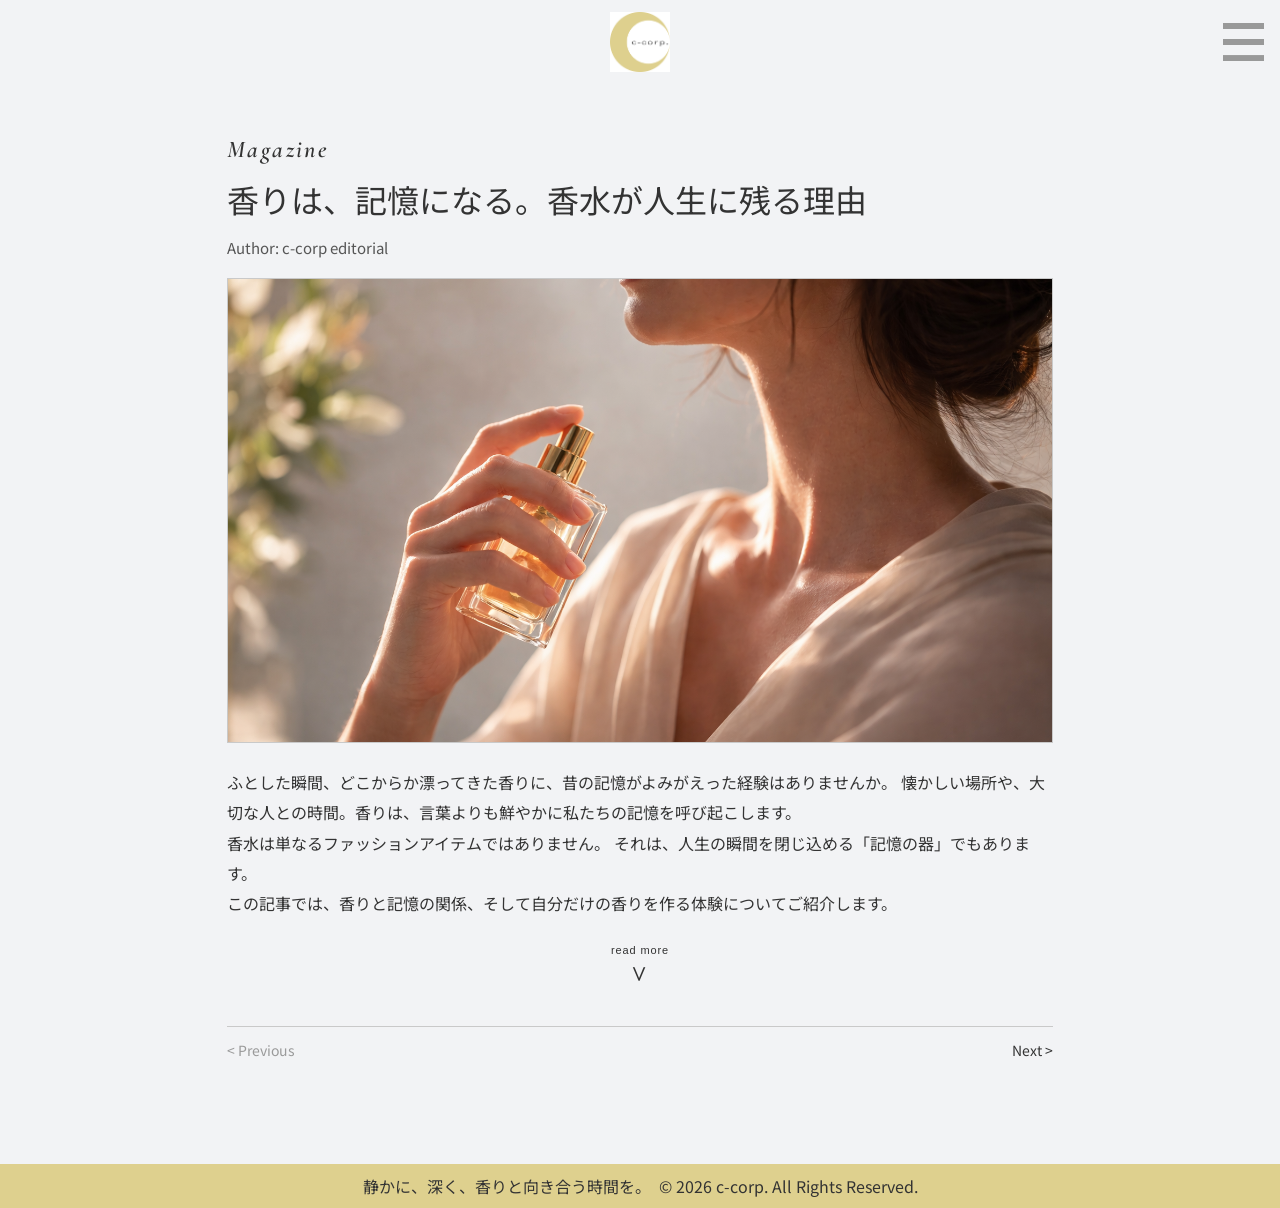
<file: magazine/001.html>
<!doctype html>
<html lang="ja">

<head>
  <meta charset="UTF-8" />
  <meta name="viewport" content="width=device-width, initial-scale=1.0" />
  <!-- SEO: Update these per article -->
  <meta name="description" content="香りは私たちの記憶と深く結びついています。なぜ香水の香りは人生の瞬間と結びつくのでしょうか。香りと記憶の関係、自分だけの香りを作る楽しさを紹介します。" />
  <title>香りは、記憶になる。香水が人生に残る理由 - Magazine</title>
  <link rel="preconnect" href="https://fonts.googleapis.com" />
  <link rel="preconnect" href="https://fonts.gstatic.com" crossorigin />
  <link
    href="https://fonts.googleapis.com/css2?family=Cormorant:ital,wght@0,600;1,600&family=Noto+Sans+JP:wght@400;500&display=swap"
    rel="stylesheet" />
  <link rel="stylesheet" href="../style.css" />
  <link rel="stylesheet" href="../magazine.css" />
</head>

<body>
  <div class="page">
    <aside class="sidebar"></aside>

    <main class="content">
      <div class="sp-header"></div>
            <div class="sp-drawer" id="sp-drawer"></div>

            <article class="article-wrap">
        <p class="decoration">Magazine</p>
        <h1>香りは、記憶になる。香水が人生に残る理由</h1>
        <p class="article-meta">Author: c-corp editorial</p>
        <figure class="article-hero">
          <img src="../image/Magazine_001.png" alt="記事メインイメージ">
        </figure>
        <p class="article-lead">
          ふとした瞬間、どこからか漂ってきた香りに、昔の記憶がよみがえった経験はありませんか。
          懐かしい場所や、大切な人との時間。香りは、言葉よりも鮮やかに私たちの記憶を呼び起こします。<br>
          香水は単なるファッションアイテムではありません。
          それは、人生の瞬間を閉じ込める「記憶の器」でもあります。<br>
          この記事では、香りと記憶の関係、そして自分だけの香りを作る体験についてご紹介します。
        </p>

        <button class="read-more-btn" type="button" aria-label="続きを読む" aria-expanded="false"
          aria-controls="article-body">
          <span class="read-more-btn-label">read more</span>
          <span class="read-more-btn-icon">＞</span>
        </button>

        <section class="article-body" id="article-body">
          <h2>香りは、なぜ記憶を呼び起こすのか。</h2>
          <p>香りは五感の中でも、特に記憶と強く結びついている感覚です。</p>
          <p>人間の嗅覚（Smell：においを感じる感覚）は、脳の「海馬（Hippocampus：記憶を司る脳の部位）」や「扁桃体（Amygdala：感情を司る脳の部位）」と直接つながっています。<br>
            そのため香りは、視覚や聴覚よりも感情や記憶を強く刺激するといわれています。</p>
          <p>例えば
          <ul>
            <li>初めて訪れた旅先のホテルの香り</li>
            <li>大切な人がつけていた香水</li>
            <li>季節の花の香り</li>
          </ul>
          こうした香りは、時間が経っても私たちの中に残り続けます。<br>
          香水が特別な存在である理由は、まさにここにあります。</p>

          <h2>香水は「記憶をつくる」アイテム</h2>
          <p>多くの人は香水を「香りを楽しむもの」として選びます。<br>
            しかし実際には、香水は人生の瞬間を彩る存在でもあります。</p>
          <p>例えば
          <ul>
            <li>新しい仕事を始めた日</li>
            <li>大切な人と出会った日</li>
            <li>旅先で過ごした特別な時間</li>
          </ul>
          そうした瞬間に身につけた香りは、あとから振り返ったとき、その出来事を思い出させてくれます。<br>
          香りは、その瞬間の空気や感情までも一緒に閉じ込めてくれるのです。</p>

          <h2>「自分の香り」を持つという贅沢</h2>
          <p>香水を選ぶとき、多くの人はブランドや人気の香りを参考にします。<br>
            もちろんそれも素敵な選び方です。<br>
            しかしもう一つの楽しみ方があります。</p>
          <p>それは「自分だけの香り」を見つけること。</p>
          <p>香りは、人それぞれの好みや記憶と深く結びついています。<br>
          <ul>
            <li>落ち着く香り</li>
            <li>元気になる香り</li>
            <li>自分らしさを感じる香り</li>
          </ul>
          こうした香りを組み合わせることで、世界に一つだけの香りが生まれます。</p>

          <h2>香りを「作る」という体験</h2>
          <p>最近では、香水を自分で作る体験も人気を集めています。<br>
            香水ワークショップでは、さまざまな香料を組み合わせながら、自分だけの香りを作ることができます。</p>
          <p>例えば
          <ul>
            <li>フローラル（Floral：花の香り）</li>
            <li>シトラス（Citrus：柑橘の香り）</li>
            <li>ウッディ（Woody：木の香り）</li>
          </ul>
          これらを少しずつ調整しながら、理想の香りを形にしていきます。<br>
          この体験の魅力は、香水が「完成品」ではなく「自分で生み出すもの」になることです。</p>
          <p>香りを選び、組み合わせ、調整する時間そのものが特別な体験になります。</p>

          <h2>香りは人生に寄り添う</h2>
          <p>香水は、目に見えるものではありません。<br>
            しかし、私たちの記憶の中では、確かに存在し続けます。</p>
          <p>何年後かにその香りを感じたとき、きっとあなたは今日という日を思い出すでしょう。</p>
          <p>香りは、人生の瞬間をそっと包み込み、未来へと運んでくれるものです。</p>
          </p>

          <section class="article-cta" aria-label="Call to action">
            <h3>あなたの香りを作ってみませんか</h3>
            <p>香りは選ぶものでもあり、作るものでもあります。<br>
              ワークショップでは、香料を組み合わせながら、自分だけの香りを作る体験ができます。</p>
            <p>世界に一つだけの香りを、ぜひ体験してみてください。</p>
            <a href="../workshop.html">香水ワークショップを見る</a>
          </section>
        </section>

        <nav class="article-pager" aria-label="Article pagination">
          <span class="is-disabled" aria-disabled="true">&lt; Previous</span>
          <a href="002.html">Next &gt;</a>
        </nav>
      </article>
    </main>
  </div>

  <footer class="footer-pc">
    <p>静かに、深く、香りと向き合う時間を。　© 2026 c-corp. All Rights Reserved.</p>
  </footer>
  <footer class="footer-sp">
    <p>静かに、深く、香りと向き合う時間を。<br>© 2026 c-corp. All Rights Reserved.</p>
  </footer>

  <script src="../common-layout.js"></script>
  <script src="../magazine.js"></script>
</body>

</html>
</file>
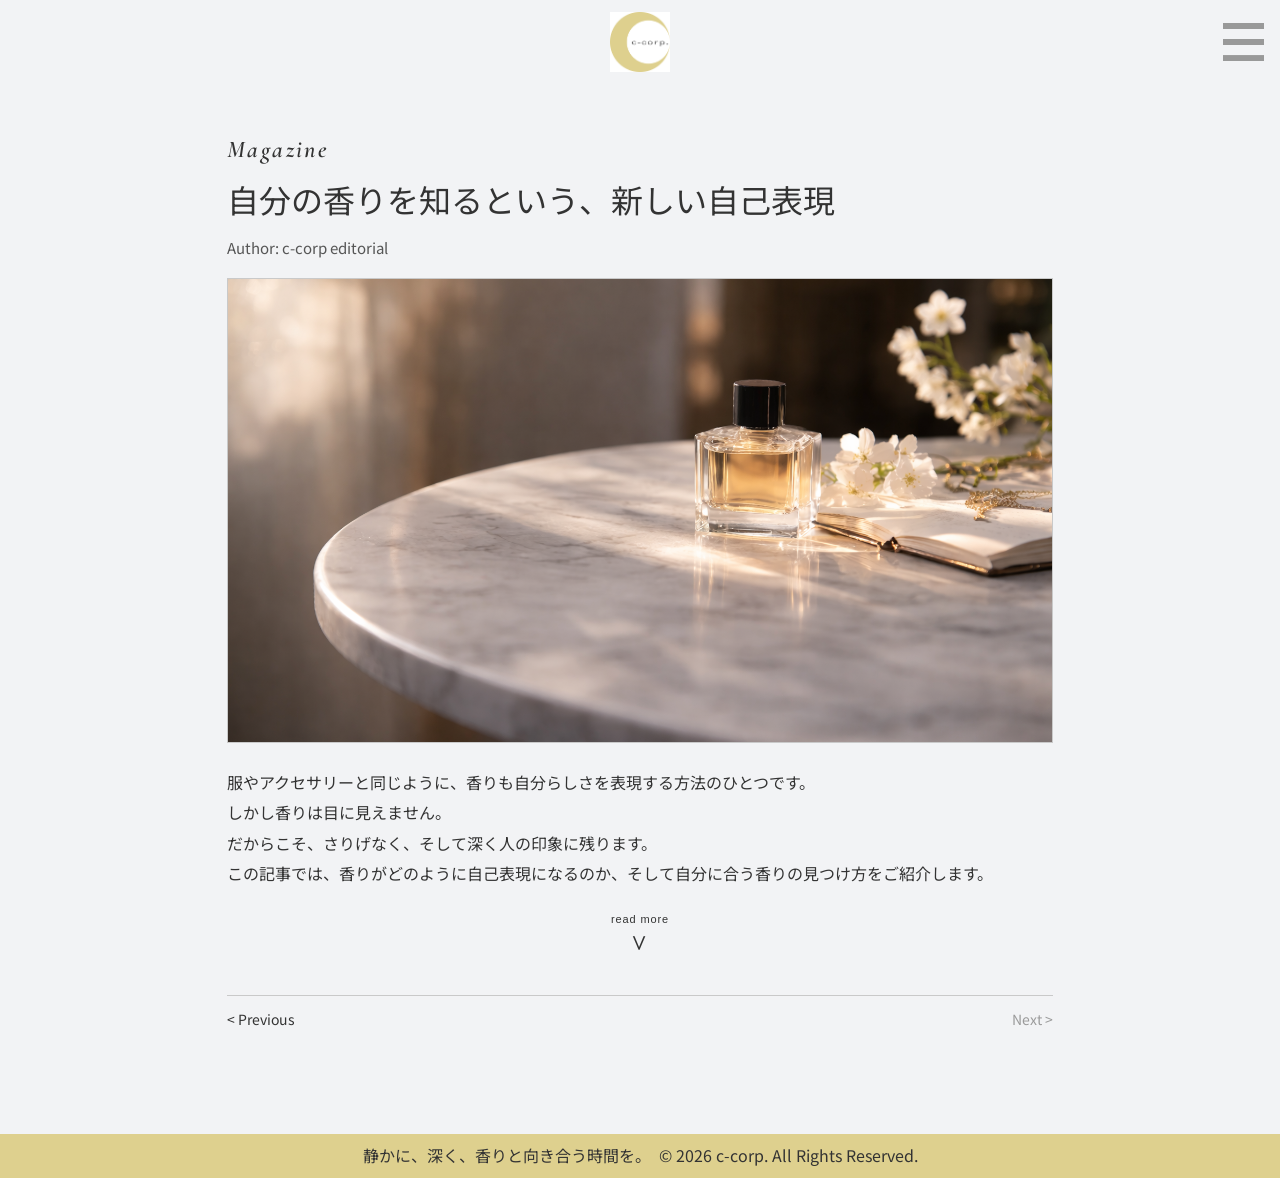
<file: magazine/002.html>
<!doctype html>
<html lang="ja">

<head>
    <meta charset="UTF-8" />
    <meta name="viewport" content="width=device-width, initial-scale=1.0" />
    <!-- SEO: Update these per article -->
    <meta name="description" content="香りは自分らしさを表現する方法のひとつです。香りの種類や自分に合う香水の見つけ方、オリジナル香水を作る体験について紹介します。" />
    <title>自分の香りを知るという、新しい自己表現 - Magazine</title>
    <link rel="preconnect" href="https://fonts.googleapis.com" />
    <link rel="preconnect" href="https://fonts.gstatic.com" crossorigin />
    <link
        href="https://fonts.googleapis.com/css2?family=Cormorant:ital,wght@0,600;1,600&family=Noto+Sans+JP:wght@400;500&display=swap"
        rel="stylesheet" />
    <link rel="stylesheet" href="../style.css" />
    <link rel="stylesheet" href="../magazine.css" />
</head>

<body>
    <div class="page">
        <aside class="sidebar"></aside>

        <main class="content">
            <div class="sp-header"></div>
            <div class="sp-drawer" id="sp-drawer"></div>

            <article class="article-wrap">
                <p class="decoration">Magazine</p>
                <h1>自分の香りを知るという、新しい自己表現</h1>
                <p class="article-meta">Author: c-corp editorial</p>
                <figure class="article-hero">
                    <img src="../image/Magazine_002.png" alt="記事メインイメージ">
                </figure>
                <p class="article-lead">
                    服やアクセサリーと同じように、香りも自分らしさを表現する方法のひとつです。<br>
                    しかし香りは目に見えません。<br>
                    だからこそ、さりげなく、そして深く人の印象に残ります。<br>
                    この記事では、香りがどのように自己表現になるのか、そして自分に合う香りの見つけ方をご紹介します。
                </p>

                <button class="read-more-btn" type="button" aria-label="続きを読む" aria-expanded="false"
                    aria-controls="article-body">
                    <span class="read-more-btn-label">read more</span>
                    <span class="read-more-btn-icon">＞</span>
                </button>

                <section class="article-body" id="article-body">
                    <h2>香りは「見えない個性」</h2>
                    <p>私たちは普段、服や髪型で自分らしさを表現しています。</p>
                    <p>しかし、もう一つの表現方法があります。<br>
                        それが「香り」です。</p>
                    <p>香りは目に見えませんが、人の印象に強く残ります。</p>
                    <p>例えば
                    <ul>
                        <li>落ち着いた香りの人</li>
                        <li>爽やかな香りの人</li>
                        <li>柔らかな香りの人</li>
                    </ul>
                    香りは、その人の雰囲気や個性を自然に伝えてくれるものです。</p>

                    <h2>香りのタイプを知る</h2>
                    <p>香水にはさまざまな香りの系統があります。<br>
                        代表的なものとしては次のような種類があります。
                    <ul>
                        <li>フローラル（Floral：花の香り）：華やかで柔らかい印象</li>
                        <li>シトラス（Citrus：柑橘の香り）：爽やかで軽やかな印象</li>
                        <li>ウッディ（Woody：木の香り）：落ち着きと深みのある印象</li>
                        <li>スパイシー（Spicy：香辛料の香り）：個性的で印象的</li>
                    </ul>
                    自分がどの香りに惹かれるのかを知ることは、自分の感性を知ることでもあります。</p>

                    <h2>香水選びは「感覚」でいい</h2>
                    <p>香水を選ぶとき、難しく考える必要はありません。<br>
                        「好き」と感じる香りは、その人にとって心地よい香りです。</p>
                    <p>香りの好みには<br>
                    <ul>
                        <li>性格</li>
                        <li>記憶</li>
                        <li>ライフスタイル</li>
                    </ul>
                    などが影響しています。<br>
                    そのため、同じ香水でも人によって感じ方が変わることがあります。</p>
                    <p>香水選びに正解はありません。<br>
                        大切なのは、自分が心地よいと感じる香りを見つけることです。</p>

                    <h2>香りを「作る」という体験</h2>
                    <p>最近では、香水を自分で作る体験も人気を集めています。<br>
                        香水ワークショップでは、さまざまな香料を組み合わせながら、自分だけの香りを作ることができます。</p>
                    <p>例えば
                    <ul>
                        <li>フローラル（Floral：花の香り）</li>
                        <li>シトラス（Citrus：柑橘の香り）</li>
                        <li>ウッディ（Woody：木の香り）</li>
                    </ul>
                    これらを少しずつ調整しながら、理想の香りを形にしていきます。<br>
                    この体験の魅力は、香水が「完成品」ではなく「自分で生み出すもの」になることです。</p>
                    <p>香りを選び、組み合わせ、調整する時間そのものが特別な体験になります。</p>

                    <h2>香りを作るという新しい体験</h2>
                    <p>最近では、香水を自分で作る体験も広がっています。</p>
                    <p>香水ワークショップでは、数十種類の香料の中から、自分の好みに合わせて香りを組み合わせることができます。
                    <ul>
                        <li>柑橘の爽やかさ</li>
                        <li>花のやわらかさ</li>
                        <li>木の落ち着き</li>
                    </ul>
                    それぞれを少しずつ調整することで、自分だけの香りが生まれます。<br>
                    この体験の面白さは、香りを選ぶ過程で自分の好みや感性に気づけることです。</p>

                    <h2>香りは、もう一つの自己表現</h2>
                    <p>服は毎日変わります。<br>
                        しかし香りは、その人の印象として長く残ります。</p>
                    <p>自分の香りを知ることは、自分らしさを見つけることでもあります。</p>
                    <p>そして、香りを作る体験は、その表現をより自由にしてくれます。</p>

                    <section class="article-cta" aria-label="Call to action">
                        <h3>あなたの香りを作る体験</h3>
                        <p>香りは選ぶものでもあり、作るものでもあります。<br>
                            ワークショップでは、香料を組み合わせながら、自分だけの香りを作ることができます。</p>
                        <p>自分らしさを表現する香りを、ぜひ体験してみてください。</p>
                        <a href="../workshop.html">香水ワークショップを見る</a>
                    </section>
                </section>
                <nav class="article-pager" aria-label="Article pagination">
                    <a href="001.html">&lt; Previous</a>
                    <span class="is-disabled" aria-disabled="true">Next &gt;</span>
                </nav>
            </article>
        </main>
    </div>

    <footer class="footer-pc">
        <p>静かに、深く、香りと向き合う時間を。　© 2026 c-corp. All Rights Reserved.</p>
    </footer>
    <footer class="footer-sp">
        <p>静かに、深く、香りと向き合う時間を。<br>© 2026 c-corp. All Rights Reserved.</p>
    </footer>

    <script src="../common-layout.js"></script>
    <script src="../magazine.js"></script>
</body>

</html>
</file>
<file: style.css>
/* Common color tokens (based on workshop/holiday.html) */
:root {
    --base-bg: #ffffff;
    --base-white: #ffffff;
    --corp: #ded08e;
    --accent: #2f3f66;
    --point: #17875e;
    --text: #333333;
    --line: #c9c9c9;
    --placeholder: #cfcfcf;
}

body {
    background: var(--base-bg);
    color: var(--text);
    font-family: "Noto Sans JP", sans-serif;
    font-size: 16px;
    font-weight: 400;
    line-height: 1.7;
}

/* Common typography (based on workshop/holiday.html) */
h1,
h2 {
    font-family: "Cormorant", serif;
    font-style: italic;
    font-weight: 600;
    letter-spacing: 0.1em;
    text-align: center;
    margin: 0;
}

h1 {
    font-size: 40px;
    margin: 70px 0 61px;
}

h2 {
    font-size: 36px;
    margin: 70px 0 34px;
}

h2::after {
    content: "";
    display: block;
    width: 245px;
    height: 0;
    margin: 14px auto 0;
    border-top: 1px solid var(--text);
    background: transparent;
}

h3 {
    font-family: "Noto Sans JP", sans-serif;
    font-size: 20px;
    font-weight: 400;
    margin: 0 0 30px;
    text-align: center;
}

.copy {
    font-family: "Noto Sans JP", sans-serif;
    font-size: 20px;
    font-weight: 400;
}

.notice {
    font-family: "Noto Sans JP", sans-serif;
    font-size: 12px;
    line-height: 1.2;
    font-weight: 400;
}

p {
    font-family: "Noto Sans JP", sans-serif;
    font-size: 16px;
    font-weight: 400;
    line-height: 1.7;
}

/* Common timeline components (workshop/casual, workshop/holiday) */
.timeline-grid {
    display: grid;
    grid-template-columns: repeat(5, 160px);
    justify-content: center;
    gap: 23px;
    width: 892px;
    max-width: 892px;
    margin: 0 auto;
    align-items: start;
}

.timeline-slider {
    position: relative;
}

.timeline-nav-group,
.timeline-nav {
    display: none;
}

.timeline-item img {
    width: 160px;
    height: 160px;
    min-width: 160px;
    max-width: 160px;
    min-height: 160px;
    max-height: 160px;
    object-fit: cover;
    display: block;
    margin: 0 auto 10px;
}

.timeline-item p {
    width: 160px;
    max-width: 160px;
    margin: 0;
    line-height: 1.6;
    text-align: left;
}

@media (max-width: 900px) {
    .timeline-grid {
        display: flex;
        width: 100%;
        gap: 0;
        column-gap: 0;
        row-gap: 0;
        justify-content: flex-start;
        justify-items: stretch;
        max-width: none;
        margin-left: 0;
        margin-right: 0;
        transition: transform 0.35s ease;
        will-change: transform;
    }

    .timeline-slider {
        position: relative;
        overflow: hidden;
        width: 100%;
        max-width: 320px;
        margin: 0 auto;
    }

    .timeline-item {
        flex: 0 0 100%;
        display: flex;
        flex-direction: column;
        align-items: center;
    }

    .timeline-item img {
        width: 250px;
        height: 250px;
        min-width: 250px;
        max-width: 250px;
        min-height: 250px;
        max-height: 250px;
    }

    .timeline-item p {
        width: 250px;
        max-width: 250px;
        margin-left: auto;
        margin-right: auto;
    }

    .timeline-nav-group {
        position: absolute;
        top: 50%;
        left: 0;
        right: 0;
        transform: translateY(-50%);
        height: 40px;
        display: flex;
        justify-content: space-between;
        align-items: center;
        pointer-events: auto;
        z-index: 5;
    }

    .timeline-nav {
        position: relative;
        display: block;
        width: 21px;
        height: 39px;
        border: 0;
        background: transparent;
        padding: 0;
        cursor: pointer;
        pointer-events: auto;
        font-size: 0;
    }

    .timeline-nav::before,
    .timeline-nav::after {
        content: "";
        position: absolute;
        left: 0;
        width: 28px;
        height: 1px;
        background: #333333;
        transform-origin: left center;
    }

    .timeline-nav.next::before {
        top: 1px;
        transform: rotate(44deg);
    }

    .timeline-nav.next::after {
        bottom: 1px;
        transform: rotate(-44deg);
    }

    .timeline-nav.prev::before,
    .timeline-nav.prev::after {
        left: auto;
        right: 0;
        transform-origin: right center;
    }

    .timeline-nav.prev::before {
        top: 1px;
        transform: rotate(-44deg);
    }

    .timeline-nav.prev::after {
        bottom: 1px;
        transform: rotate(44deg);
    }
}

/* Common scent components (workshop/casual, workshop/holiday) */
.scene-grid {
    display: grid;
    grid-template-columns: repeat(4, 207px);
    column-gap: 21px;
    row-gap: 21px;
    width: 891px;
    max-width: 891px;
    margin: 0 auto 24px;
    justify-content: center;
}

.scene-slider {
    position: relative;
}

.scene-nav-group,
.scene-nav {
    display: none;
}

.scene-slide img {
    width: 207px;
    height: 207px;
    min-width: 207px;
    max-width: 207px;
    min-height: 207px;
    max-height: 207px;
    object-fit: cover;
    display: block;
    margin: 0 auto;
}

.scene-trigger {
    display: block;
    border: 0;
    background: transparent;
    padding: 0;
    cursor: pointer;
}

.scene-trigger img {
    display: block;
}

.scene-slide-detail {
    display: none;
}

.scene-detail-title {
    margin: 0 0 8px;
    text-align: left;
}

.scene-detail-text {
    margin: 0;
}

.scene-modal {
    position: fixed;
    inset: 0;
    display: none;
    align-items: center;
    justify-content: center;
    padding: 24px;
    background: rgba(0, 0, 0, 0.45);
    z-index: 20;
}

.scene-modal.is-open {
    display: flex;
}

.scene-modal-dialog {
    position: relative;
    width: 100%;
    max-width: 760px;
    display: grid;
    grid-template-columns: 250px minmax(0, 1fr);
    gap: 24px;
    padding: 28px 24px 24px;
    background: #f6f4f1;
    color: #333333;
}

.scene-modal-visual img {
    width: 250px;
    height: 250px;
    object-fit: cover;
    display: block;
}

.scene-modal-copy {
    align-self: center;
}

.scene-modal-close {
    position: absolute;
    top: 10px;
    right: 10px;
    width: 32px;
    height: 32px;
    border: 0;
    background: transparent;
    font-size: 24px;
    line-height: 1;
    cursor: pointer;
    color: #333333;
}

.scene-modal-title {
    margin: 0 0 12px;
    text-align: left;
}

.scene-modal-text {
    margin: 0;
    text-align: left;
}

.pickup-review-item {
    display: grid;
    grid-template-columns: 296px 1fr auto;
    grid-template-rows: 1fr;
    gap: 18px;
    align-items: center;
    width: 782px;
    min-height: 296px;
    border: 1px solid #bdbdbd;
    text-align: left;
}

.pickup-review-item img {
    width: 296px;
    height: 296px;
    object-fit: cover;
    display: block;
}

.pickup-review-item h3 {
    margin: 0 0 10px;
    text-align: left;
    font-size: 18px;
}

.pickup-review-item p {
    margin: 0;
}

.pickup-review-item .btn {
    width: 186px;
    min-width: 186px;
    max-width: 186px;
    height: 49px;
    min-height: 49px;
    max-height: 49px;
    background: var(--point);
    align-self: end;
    justify-self: end;
}

/* Common user review components (workshop/casual, workshop/holiday) */
.reviews {
    display: grid;
    grid-template-columns: repeat(3, 1fr);
    column-gap: 20px;
    row-gap: 0;
    width: 100%;
    max-width: 890px;
    margin-top: 115px;
    margin-left: auto;
    margin-right: auto;
}

.reviews > h2 {
    grid-column: 1 / -1;
    margin: 0 0 34px;
}

.reviews > .h2-lead-area-pc,
.reviews > .h2-lead-area-sp {
    grid-column: 1 / -1;
    margin: 0 auto 68px;
}

.reviews > p,
.reviews > a.btn {
    grid-column: 1 / -1;
    justify-self: center;
}

.review-slider {
    grid-column: 1 / -1;
    width: 890px;
    max-width: 890px;
    margin-left: auto;
    margin-right: auto;
}

.review-track {
    display: grid;
    grid-template-columns: repeat(3, 250px);
    justify-content: center;
    column-gap: 70px;
    row-gap: 55px;
    width: 100%;
}

.review-nav-group,
.review-nav {
    display: none;
}

.reviews > p {
    margin: 65px 0 6px;
}

.reviews > a.btn {
    margin-top: 0;
}

.btn-instagram {
    background: transparent;
    color: var(--text);
    border: 1px solid #8f8d8d;
    margin-top: 0;
}

.review-card {
    width: 250px;
}

.review-card .img-placeholder {
    min-height: 170px;
    margin-bottom: 8px;
}

.review-card > p,
.review-card > div:not(.img-placeholder) {
    width: 250px;
    max-width: 250px;
    margin: 0 auto;
}

@media (max-width: 900px) {
    .scene-grid {
        display: flex;
        grid-template-columns: none;
        justify-content: flex-start;
        justify-items: stretch;
        gap: 0;
        column-gap: 0;
        row-gap: 0;
        width: 100%;
        max-width: 100%;
        margin: 0;
        transition: transform 0.35s ease;
        will-change: transform;
    }

    .scene-slider {
        position: relative;
        overflow: hidden;
        width: 100%;
        max-width: 320px;
        margin: 47px auto 0;
    }

    .scene-slide {
        flex: 0 0 100%;
        display: flex;
        flex-direction: column;
        align-items: center;
        justify-content: center;
    }

    .scene-slide img {
        width: 250px;
        max-width: 250px;
        min-width: 250px;
        height: 250px;
        min-height: 250px;
        max-height: 250px;
        margin: 0 auto;
    }

    .scene-slide-detail {
        display: block;
        width: 250px;
        max-width: 250px;
        margin-top: 16px;
        text-align: left;
    }

    .scene-slide-detail .scene-detail-title {
        margin-bottom: 8px;
    }

    .scene-slide-detail .scene-detail-text {
        margin: 0;
    }

    .scene-modal {
        display: none !important;
    }

    .scene-nav-group {
        position: absolute;
        top: 50%;
        left: 0;
        right: 0;
        transform: translateY(-50%);
        height: 40px;
        display: flex;
        justify-content: space-between;
        align-items: center;
        pointer-events: auto;
        z-index: 5;
    }

    .scene-nav {
        position: relative;
        display: block;
        width: 21px;
        height: 39px;
        border: 0;
        background: transparent;
        padding: 0;
        cursor: pointer;
        pointer-events: auto;
        font-size: 0;
    }

    .scene-nav::before,
    .scene-nav::after {
        content: "";
        position: absolute;
        left: 0;
        width: 28px;
        height: 1px;
        background: #333333;
        transform-origin: left center;
    }

    .scene-nav.next::before {
        top: 1px;
        transform: rotate(44deg);
    }

    .scene-nav.next::after {
        bottom: 1px;
        transform: rotate(-44deg);
    }

    .scene-nav.prev::before,
    .scene-nav.prev::after {
        left: auto;
        right: 0;
        transform-origin: right center;
    }

    .scene-nav.prev::before {
        top: 1px;
        transform: rotate(-44deg);
    }

    .scene-nav.prev::after {
        bottom: 1px;
        transform: rotate(44deg);
    }

    .pickup-review-item {
        grid-template-columns: 1fr;
        justify-items: center;
        text-align: center;
    }

    .pickup-review-item h3 {
        text-align: center;
    }

    .pickup-review-item > div,
    .pickup-review-item > p {
        width: calc(100% - 40px);
        max-width: calc(100% - 40px);
        margin-left: auto;
        margin-right: auto;
    }

    .review-card .img-placeholder {
        width: 250px;
        max-width: 250px;
        height: 250px;
        min-height: 0;
        margin-bottom: 17px;
        margin-left: auto;
        margin-right: auto;
    }

    .review-card .img-placeholder img {
        width: 100%;
        height: 100%;
        object-fit: cover;
    }

    .reviews {
        grid-template-columns: 1fr;
        max-width: 420px;
        margin-top: 72px;
        row-gap: 26px;
    }

    .reviews > .h2-lead-area-sp {
        margin-bottom: 21px;
    }

    .reviews > p {
        margin: 21px 0 0;
    }

    .reviews > a.btn {
        margin-top: -7px;
    }

    .reviews > a.btn.btn-instagram {
        width: 184px;
        max-width: 184px;
        min-width: 184px;
        height: 49px;
        font-size: 18px;
    }

    .review-card {
        width: 100%;
    }

    .review-slider {
        position: relative;
        width: 100%;
        max-width: 320px;
        margin: 0 auto;
        overflow: hidden;
    }

    .review-track {
        display: flex;
        gap: 0;
        column-gap: 0;
        row-gap: 0;
        grid-template-columns: none;
        justify-content: flex-start;
        width: 100%;
        transition: transform 0.3s ease;
        will-change: transform;
    }

    .review-track > .review-card {
        flex: 0 0 100%;
    }

    .review-nav-group {
        position: absolute;
        top: 50%;
        left: 0;
        right: 0;
        transform: translateY(-50%);
        height: 40px;
        display: flex;
        justify-content: space-between;
        align-items: center;
        pointer-events: auto;
        z-index: 5;
    }

    .review-nav {
        position: relative;
        display: block;
        width: 21px;
        height: 39px;
        border: 0;
        background: transparent;
        padding: 0;
        cursor: pointer;
        pointer-events: auto;
        font-size: 0;
    }

    .review-nav::before,
    .review-nav::after {
        content: "";
        position: absolute;
        left: 0;
        width: 28px;
        height: 1px;
        background: #333333;
        transform-origin: left center;
    }

    .review-nav.next::before {
        top: 1px;
        transform: rotate(44deg);
    }

    .review-nav.next::after {
        bottom: 1px;
        transform: rotate(-44deg);
    }

    .review-nav.prev::before,
    .review-nav.prev::after {
        left: auto;
        right: 0;
        transform-origin: right center;
    }

    .review-nav.prev::before {
        top: 1px;
        transform: rotate(-44deg);
    }

    .review-nav.prev::after {
        bottom: 1px;
        transform: rotate(44deg);
    }
}

/* Common faq / accordion / access components (workshop/casual, workshop/holiday) */
.faq {
    max-width: 920px;
    margin: 115px auto 0;
}

.faq > h2 {
    margin: 65px 0 34px;
}

.faq .faq-accordion {
    width: 719px;
    margin: 0;
    border-top: 0;
    margin-left: auto;
    margin-right: auto;
}

.faq .faq-accordion:first-of-type {
    border-top: 1px solid #9aa1b2;
}

.faq .faq-accordion + .faq-accordion {
    margin-top: -1px;
}

.faq .faq-accordion .head {
    padding: 12px 16px;
}

.faq .faq-accordion .body {
    padding: 10px 16px 14px;
}

.accordion {
    margin: 30px 0;
    border: 1px solid #9aa1b2;
    background: transparent;
}

.accordion .head {
    width: 100%;
    border: none;
    border-bottom: 1px solid #9aa1b2;
    background: transparent;
    padding: 14px 20px;
    display: flex;
    align-items: center;
    justify-content: space-between;
    cursor: pointer;
    color: var(--text);
    font: inherit;
    text-align: left;
}

.accordion .head .symbol {
    font-size: 30px;
    line-height: 1;
    color: var(--accent);
    margin-left: 12px;
    font-weight: 400;
}

.accordion .body {
    padding: 16px 20px 18px;
}

.accordion .title {
    margin: 16px 0 4px;
    font-weight: 500;
}

.accordion .title:first-child {
    margin-top: 0;
}

.accordion .detail {
    margin: 0;
}

.access {
    max-width: 920px;
    margin: 115px auto 0;
    text-align: center;
}

.access .img-placeholder {
    width: 100%;
    max-width: 890px;
    height: 354px;
    min-height: 0;
    margin-top: 16px;
    margin-left: auto;
    margin-right: auto;
}

.access .img-placeholder iframe {
    width: 100%;
    height: 100%;
    border: 0;
    display: block;
}

@media (max-width: 900px) {
    .faq .faq-accordion:first-of-type {
        margin-top: 47px;
    }

    .faq {
        margin-top: 72px;
    }

    .access {
        margin-top: 72px;
    }

    .access > h2 {
        margin: 65px 0 34px;
    }

    .access .img-placeholder {
        height: 230px;
        margin-top: 47px;
        margin-bottom: 47px;
    }

    .faq .faq-accordion .head {
        padding: 10px 12px;
    }

    .faq .faq-accordion .body {
        padding: 8px 12px 12px;
    }

    .accordion .head .symbol {
        font-size: 30px;
    }

    .access .img-placeholder {
        height: 190px;
    }
}

/* Common workshop lead / perfume / recommended blocks (casual, holiday) */
.lead-slider {
    width: 888px;
    margin: 0 auto 26px;
}

.lead-track {
    display: block;
}

.lead-nav {
    display: none;
}

.lead-nav-group {
    display: none;
}

.lead-section {
    width: 100%;
    max-width: 888px;
    display: grid;
    grid-template-columns: 1fr 1fr;
    gap: 26px;
    align-items: center;
    margin: 0 auto 26px;
}

.lead-section-left-photo,
.lead-section-right-photo {
    width: 412px;
    height: 303px;
    background: var(--placeholder);
    display: grid;
    place-items: center;
    letter-spacing: 0.06em;
    color: var(--text);
}

.lead-section-right-text,
.lead-section-left-text {
    width: 412px;
}

.short {
    margin-top: 63px;
}

.short .feature h3 {
    margin: 80px 0 30px;
}

.short .feature {
    margin-bottom: 30px;
}

.perfume-heading {
    margin: 70px 0 75px;
    text-align: center;
}

.perfume-heading h1 {
    margin: 0;
}

.perfume-heading .copy {
    margin: 0;
    line-height: 1;
}

.perfume-intro,
.perfume-lead-pc,
.perfume-lead-sp {
    max-width: 760px;
    margin: 0 auto 54px;
    text-align: center;
}

.hero-wrap + .container .perfume-heading {
    margin-top: 70px;
}

.perfume-lead-sp {
    display: none;
}

.perfume-intro p,
.perfume-lead-pc p,
.perfume-lead-sp p {
    margin: 10px 0 0;
}

.perfume-lead-pc p:first-child + p,
.perfume-lead-sp p:first-child + p {
    margin-top: 52px;
}

.perfume-lead-sp p:nth-of-type(3) {
    margin-top: 26px;
}

.perfume-lead-visual {
    width: 890px;
    max-width: 890px;
    margin: 0 auto;
    text-align: center;
}

.perfume-lead-visual img {
    width: 890px;
    height: 298px;
    object-fit: cover;
    display: block;
    margin: 40px auto;
}

.perfume-lead-visual p {
    margin: 0;
}

.perfume-course-slider {
    position: relative;
    width: 100%;
    max-width: 890px;
    margin: 75px auto 115px;
}

.perfume-course-grid {
    display: grid;
    grid-template-columns: repeat(2, 250px);
    justify-content: center;
    gap: 36px;
    margin: 0 auto;
}

.perfume-course-card {
    text-align: center;
}

.perfume-course-nav-group,
.perfume-course-nav {
    display: none;
}

.perfume-course-card img {
    width: 250px;
    height: 250px;
    min-width: 250px;
    max-width: 250px;
    min-height: 250px;
    max-height: 250px;
    object-fit: cover;
    display: block;
    margin: 0 auto 14px;
}

.perfume-course-card p {
    margin: 4px 0;
}

.perfume-section {
    max-width: 890px;
    margin: 65px auto 96px;
    text-align: center;
}

.perfume-section-lead {
    max-width: 760px;
    margin: 34px auto 68px;
}

.btn-reserve {
    grid-column: 1 / -1;
    display: flex;
    align-items: center;
    justify-content: center;
    width: 311px;
    min-width: 311px;
    max-width: 311px;
    height: 49px;
    min-height: 49px;
    max-height: 49px;
    margin: 26px auto 65px;
    border: 1px solid #333333;
    background: transparent;
    color: #333333;
    text-decoration: none;
    line-height: 1;
    box-sizing: border-box;
}

.recommended {
    max-width: 890px;
    margin: 86px auto 0;
    text-align: center;
}

.recommended-grid {
    display: grid;
    grid-template-columns: repeat(3, 250px);
    justify-content: center;
    gap: 36px;
    margin-top: 34px;
}

.recommended-slider {
    position: relative;
}

.recommended-nav-group,
.recommended-nav {
    display: none;
}

.recommended-card {
    text-align: center;
}

.recommended-card img {
    width: 250px;
    height: 250px;
    object-fit: cover;
    display: block;
    margin: 0 auto 12px;
}

.recommended-card p {
    margin: 4px 0;
}

@media (max-width: 900px) {
    .lead-section {
        grid-template-columns: 1fr;
        gap: 38px;
        margin: 0;
        flex: 0 0 100%;
    }

    .lead-section:nth-of-type(2) .lead-section-left-text {
        order: 2;
    }

    .lead-section:nth-of-type(2) .lead-section-right-photo {
        order: 1;
    }

    .lead-section-left-photo,
    .lead-section-right-photo,
    .lead-section-left-text,
    .lead-section-right-text {
        width: 100%;
    }

    .lead-section-left-photo,
    .lead-section-right-photo {
        height: auto;
    }

    .lead-track .lead-section .lead-section-left-photo,
    .lead-track .lead-section .lead-section-right-photo {
        width: calc(100% - 40px);
        max-width: 332px;
        height: auto;
        margin-left: auto;
        margin-right: auto;
    }

    .lead-track .lead-section .lead-section-left-photo img,
    .lead-track .lead-section .lead-section-right-photo img {
        width: 100%;
        height: auto;
        object-fit: contain;
    }

    .lead-section .copy {
        text-align: center;
        margin: 0 0 30px;
    }

    .lead-section-left-text p,
    .lead-section-right-text p {
        margin: 0;
    }

    .lead-slider {
        position: relative;
        width: 100%;
        max-width: 888px;
        overflow: hidden;
        margin-bottom: 24px;
    }

    .lead-track {
        display: flex;
        transition: transform 0.3s ease;
        will-change: transform;
    }

    .lead-nav-group {
        position: absolute;
        top: 50%;
        left: calc(50% - 50vw + 20px);
        right: calc(50% - 50vw + 20px);
        transform: translateY(-50%);
        width: auto;
        height: 40px;
        display: flex;
        justify-content: space-between;
        align-items: center;
        pointer-events: auto;
        z-index: 5;
    }

    .lead-nav {
        position: relative;
        width: 21px;
        height: 39px;
        border: 0;
        background: transparent;
        padding: 0;
        cursor: pointer;
        pointer-events: auto;
        font-size: 0;
    }

    .lead-nav::before,
    .lead-nav::after {
        content: "";
        position: absolute;
        left: 0;
        width: 28px;
        height: 1px;
        background: #333333;
        transform-origin: left center;
    }

    .lead-nav.next::before {
        top: 1px;
        transform: rotate(44deg);
    }

    .lead-nav.next::after {
        bottom: 1px;
        transform: rotate(-44deg);
    }

    .lead-nav.prev::before,
    .lead-nav.prev::after {
        left: auto;
        right: 0;
        transform-origin: right center;
    }

    .lead-nav.prev::before {
        top: 1px;
        transform: rotate(-44deg);
    }

    .lead-nav.prev::after {
        bottom: 1px;
        transform: rotate(44deg);
    }

    .perfume-intro,
    .perfume-lead-pc,
    .perfume-lead-sp,
    .perfume-lead-visual,
    .perfume-section,
    .recommended {
        width: 100%;
        max-width: 100%;
        margin-bottom: 72px;
    }

    .perfume-lead-visual {
        margin: 0 auto;
    }

    .perfume-lead-pc {
        display: none;
    }

    .perfume-lead-sp {
        display: block;
        margin-bottom: 0;
    }

    .perfume-lead-sp p:first-child + p {
        margin-top: 10px;
    }

    .perfume-lead-sp p:nth-of-type(3),
    .perfume-lead-sp p:nth-of-type(4) {
        text-align: left;
    }

    .perfume-course-grid {
        grid-template-columns: 1fr;
        justify-items: center;
        margin-top: 0;
        display: flex !important;
        grid-template-columns: none !important;
        justify-content: flex-start !important;
        justify-items: stretch !important;
        gap: 0 !important;
        transition: transform 0.35s ease;
        will-change: transform;
    }

    .perfume-course-slider {
        position: relative;
        overflow: hidden;
        width: 100%;
        max-width: 320px;
        margin: 0 auto 115px;
    }

    .perfume-course-card {
        flex: 0 0 100%;
        width: 100%;
        max-width: 100%;
    }

    .perfume-course-nav-group {
        position: absolute;
        top: 50%;
        left: 0;
        right: 0;
        transform: translateY(-50%);
        height: 40px;
        display: flex;
        justify-content: space-between;
        align-items: center;
        pointer-events: auto;
        z-index: 5;
    }

    .perfume-course-nav {
        position: relative;
        display: block;
        width: 21px;
        height: 39px;
        border: 0;
        background: transparent;
        padding: 0;
        cursor: pointer;
        pointer-events: auto;
        font-size: 0;
    }

    .perfume-course-nav::before,
    .perfume-course-nav::after {
        content: "";
        position: absolute;
        left: 0;
        width: 28px;
        height: 1px;
        background: #333333;
        transform-origin: left center;
    }

    .perfume-course-nav.next::before {
        top: 1px;
        transform: rotate(44deg);
    }

    .perfume-course-nav.next::after {
        bottom: 1px;
        transform: rotate(-44deg);
    }

    .perfume-course-nav.prev::before,
    .perfume-course-nav.prev::after {
        left: auto;
        right: 0;
        transform-origin: right center;
    }

    .perfume-course-nav.prev::before {
        top: 1px;
        transform: rotate(-44deg);
    }

    .perfume-course-nav.prev::after {
        bottom: 1px;
        transform: rotate(44deg);
    }

    .perfume-lead-visual p {
        margin-bottom: 70px;
    }

    .perfume-lead-visual img {
        width: 100%;
        max-width: 100%;
        height: 300px;
        object-fit: cover;
    }

    .perfume-intro,
    .perfume-lead-pc,
    .perfume-lead-sp,
    .perfume-section-lead {
        width: calc(100% - 40px);
        max-width: calc(100% - 40px);
        margin-left: auto;
        margin-right: auto;
    }

    .btn-reserve {
        width: 311px;
        min-width: 311px;
        max-width: 311px;
        height: 49px;
        min-height: 49px;
        max-height: 49px;
    }

    .short {
        margin-top: 40px;
    }

    .recommended-slider {
        position: relative;
        width: 100%;
        max-width: 320px;
        margin: 34px auto 0;
        overflow: hidden;
    }

    .recommended-grid {
        display: flex;
        justify-content: flex-start;
        justify-items: stretch;
        gap: 0;
        width: 100%;
        max-width: none;
        margin: 0;
        transition: transform 0.35s ease;
        will-change: transform;
    }

    .recommended-card {
        flex: 0 0 100%;
        display: flex;
        flex-direction: column;
        align-items: center;
    }

    .recommended-nav-group {
        position: absolute;
        top: 50%;
        left: 0;
        right: 0;
        transform: translateY(-50%);
        height: 40px;
        display: flex;
        justify-content: space-between;
        align-items: center;
        pointer-events: auto;
        z-index: 5;
    }

    .recommended-nav {
        position: relative;
        display: block;
        width: 21px;
        height: 39px;
        border: 0;
        background: transparent;
        padding: 0;
        cursor: pointer;
        pointer-events: auto;
        font-size: 0;
    }

    .recommended-nav::before,
    .recommended-nav::after {
        content: "";
        position: absolute;
        left: 0;
        width: 28px;
        height: 1px;
        background: #333333;
        transform-origin: left center;
    }

    .recommended-nav.next::before {
        top: 1px;
        transform: rotate(44deg);
    }

    .recommended-nav.next::after {
        bottom: 1px;
        transform: rotate(-44deg);
    }

    .recommended-nav.prev::before,
    .recommended-nav.prev::after {
        left: auto;
        right: 0;
        transform-origin: right center;
    }

    .recommended-nav.prev::before {
        top: 1px;
        transform: rotate(-44deg);
    }

    .recommended-nav.prev::after {
        bottom: 1px;
        transform: rotate(44deg);
    }
}

/* Common left column (sidebar) */
.sidebar {
    padding: 32px 28px;
}

.logo {
    width: 200px;
    height: 200px;
    border-radius: 0;
    border: none;
    margin-bottom: 36px;
    background: transparent;
    display: grid;
    place-items: center;
    font-size: 18px;
    letter-spacing: 0.06em;
}

.logo,
.menu,
.side-sub {
    width: 200px;
    margin-left: auto;
    margin-right: auto;
}

.menu {
    list-style: none;
    margin-top: 0;
    margin-bottom: 0;
    padding: 0;
}

.menu li a {
    color: inherit;
    text-decoration: none;
}

.menu li a:hover {
    text-decoration: underline;
}

.button-row .btn-text-arrow {
    font-family: "Noto Sans JP", sans-serif;
    font-size: 18px;
    font-weight: 400;
}

.product-name {
    font-family: "Noto Sans JP", sans-serif;
    font-size: 22px;
    font-weight: 400;
}

.side-sub {
    margin-top: 36px;
    font-size: 14px;
    line-height: 1.8;
}

/* Common mobile header / drawer */
.sp-header {
    display: none;
}

.sp-logo {
    width: 60px;
    height: 60px;
}

.sp-logo img {
    width: 100%;
    height: 100%;
    object-fit: contain;
}

.sp-menu-btn {
    width: 49px;
    height: 38px;
    border: 0;
    background: transparent;
    padding: 0;
    display: inline-flex;
    align-items: center;
    justify-content: center;
    cursor: pointer;
}

.sp-menu-icon {
    width: 100%;
    height: 100%;
    object-fit: contain;
    display: block;
}

.sp-drawer {
    display: none;
}

/* Common footer */
.footer-pc,
.footer-sp {
    width: 100%;
    margin-top: 44px;
    height: 44px;
    position: relative;
    z-index: 2;
    background: var(--corp);
    display: flex;
    align-items: center;
    justify-content: center;
}

.footer-pc p,
.footer-sp p {
    margin: 0;
}

.footer-sp {
    display: none;
}

/* Common responsive layout */
@media (min-width: 1281px) {
    .sidebar {
        position: fixed;
        top: 0;
        left: max(0px, calc((100vw - 1440px) / 2));
        width: 280px;
        height: 100vh;
        overflow: auto;
        z-index: 1;
        background: var(--base-bg);
    }
}

@media (max-width: 1280px) {
    .sidebar {
        display: none;
    }

    .sp-header {
        position: absolute;
        top: 12px;
        left: 12px;
        right: 12px;
        z-index: 2;
        display: flex;
        align-items: center;
        justify-content: center;
    }

    .sp-drawer {
        position: absolute;
        top: 72px;
        right: 12px;
        z-index: 3;
        display: block;
        width: fit-content;
        max-width: calc(100vw - 24px);
        padding: 16px 18px;
        background: rgba(255, 255, 255, 0.96);
        border: 1px solid #d9d9d9;
        box-shadow: 0 10px 30px rgba(0, 0, 0, 0.12);
        opacity: 0;
        visibility: hidden;
        transform: translateY(-12px);
        transition: opacity 0.25s ease, transform 0.25s ease, visibility 0.25s ease;
    }

    .sp-drawer.is-open {
        opacity: 1;
        visibility: visible;
        transform: translateY(0);
    }

    .sp-drawer .menu li {
        margin-bottom: 12px;
        white-space: nowrap;
    }

    .sp-drawer .side-sub {
        margin-top: 20px;
    }

    .sp-header .sp-menu-btn {
        position: absolute;
        right: 0;
        top: 50%;
        transform: translateY(-50%);
    }
}

@media (max-width: 900px) {
    .footer-pc,
    .footer-sp {
        margin-top: 32px;
        height: auto;
        min-height: 44px;
        padding: 10px 12px;
    }

    .footer-pc p,
    .footer-sp p {
        font-size: 16px;
        text-align: center;
        line-height: 1.5;
    }

    .footer-pc {
        display: none;
    }

    .footer-sp {
        display: block;
    }
}
</file>
<file: magazine.css>
:root {
     --section-bg: #f2f3f5;
 }

 * {
     box-sizing: border-box;
 }

 html,
 body {
     margin: 0;
     max-width: 100%;
     overflow-x: hidden;
     font-family: "Noto Sans JP", sans-serif;
     font-size: 16px;
     line-height: 1.7;
 }

 .page {
     width: 100%;
     max-width: 1440px;
     margin: 0 auto;
     display: grid;
     grid-template-columns: 280px 1fr;
     min-height: 100vh;
 }

 .logo img {
     width: 100%;
     height: 100%;
     object-fit: contain;
 }

 .content {
     padding: 70px 40px 64px;
     background: var(--section-bg);
     min-height: 100vh;
 }

 .article-wrap {
     width: min(890px, 100%);
     margin: 0 auto;
     background: transparent;
     border: none;
     padding: 34px 32px 40px;
 }

 .article-wrap h1,
 .article-wrap h2,
 .article-wrap h3 {
     font-family: "Noto Sans JP", sans-serif;
     font-style: normal;
     font-weight: 400;
     letter-spacing: 0;
     text-align: left;
     margin: 0;
     color: var(--text);
 }

 .article-wrap h2::after {
     content: none;
     display: none;
 }

 .article-wrap h1 {
     font-size: 32px;
     line-height: 1.5;
     font-weight: 400;
 }

 .article-wrap h2 {
     font-size: 24px;
     line-height: 1.5;
     margin: 40px 0 20px;
 }

 .article-wrap h3 {
     font-size: 20px;
     line-height: 1.5;
     margin: 20px 0 20px;
 }

 .decoration {
     font-family: "Cormorant", serif;
     font-style: italic;
     font-weight: 600;
     font-size: 24px;
     letter-spacing: 0.1em;
     text-align: left;
     color: var(--text);
     margin: 0 0 4px;
 }

 .article-meta {
     margin-top: 12px;
     color: #555555;
     font-size: 15px;
 }

 .article-hero {
     margin: 18px 0 0;
 }

 .article-hero img {
     display: block;
     width: 100%;
     aspect-ratio: 16 / 9;
     object-fit: cover;
     border: 1px solid var(--line);
 }

 .article-lead {
     margin-top: 24px;
     font-size: 16px;
     line-height: 1.9;
 }

 .read-more-btn {
     display: block;
     margin: 22px auto 0;
     padding: 4px;
     border: 0;
     background: transparent;
     color: #333333;
     line-height: 1;
     cursor: pointer;
     text-align: center;
     transition: opacity 0.2s ease;
 }

 .read-more-btn:hover {
     opacity: 0.65;
 }

 .read-more-btn-label {
     display: block;
     font-size: 11px;
     letter-spacing: 0.08em;
     margin-bottom: 4px;
 }

 .read-more-btn-icon {
     display: block;
     font-size: 28px;
     transform: rotate(90deg) scaleX(1);
     transform-origin: center;
     transition: transform 0.25s ease;
 }

 .read-more-btn.is-open .read-more-btn-icon {
     transform: rotate(-90deg) scaleX(1);
 }

 .article-body {
     margin-top: 0;
     max-height: 0;
     overflow: hidden;
     opacity: 0;
     transition: max-height 0.45s ease, opacity 0.3s ease, margin-top 0.3s ease;
 }

 .article-body.is-open {
     margin-top: 26px;
     opacity: 1;
 }

 .article-body p {
     margin: 0 0 16px;
 }

 .article-gallery {
     margin-top: 24px;
     display: grid;
     grid-template-columns: repeat(3, minmax(0, 1fr));
     gap: 14px;
 }

 .article-gallery img {
     width: 100%;
     aspect-ratio: 1 / 1;
     object-fit: cover;
     display: block;
     border: 1px solid var(--line);
 }

 .article-cta {
     margin-top: 40px;
     padding-top: 18px;
     border-top: 1px solid var(--line);
 }

 .article-cta p {
     margin: 0 0 10px;
     font-size: 16px;
     line-height: 1.8;
 }

 .article-cta a {
     color: var(--text);
     text-decoration: underline;
     text-underline-offset: 2px;
     font-size: 15px;
 }

 .article-pager {
     margin-top: 34px;
     padding-top: 14px;
     border-top: 1px solid var(--line);
     display: flex;
     align-items: center;
     justify-content: space-between;
     gap: 16px;
 }

 .article-pager a,
 .article-pager span {
     font-size: 14px;
     color: var(--text);
     text-decoration: none;
     line-height: 1.4;
 }

 .article-pager a:hover {
     text-decoration: underline;
     text-underline-offset: 2px;
 }

 .article-pager .is-disabled {
     color: #9a9a9a;
 }

 .footer-pc,
 .footer-sp {
     margin-top: 0;
 }

 @media (min-width: 1281px) {
     .page {
         display: block;
     }

     .content {
         width: min(1160px, calc(100vw - 280px));
         margin-left: max(280px, calc((100vw - 1440px) / 2 + 280px));
     }
 }

 @media (max-width: 1280px) {
     .page {
         display: block;
         width: 100%;
     }

     .content {
         width: 100%;
         margin-left: 0;
         padding-top: 96px;
     }

     .sp-drawer {
         z-index: 4;
     }

     .sp-header {
         z-index: 3;
     }

     .sp-drawer .menu {
         width: auto;
         margin: 0;
     }

     .sp-drawer .menu li {
         margin-bottom: 12px;
         white-space: nowrap;
         font-size: 16px;
         line-height: 1.4;
     }

     .sp-drawer .side-sub {
         width: auto;
         margin: 20px 0 0;
         font-size: 14px;
         line-height: 1.8;
     }
 }

 @media (max-width: 900px) {
     .content {
         padding: 96px 20px 40px;
     }

     .article-wrap {
         padding: 24px 16px 30px;
     }

     .article-wrap h1 {
         font-size: 30px;
     }

     .article-lead {
         font-size: 16px;
     }

     .article-gallery {
         grid-template-columns: 1fr;
     }

 }
</file>
